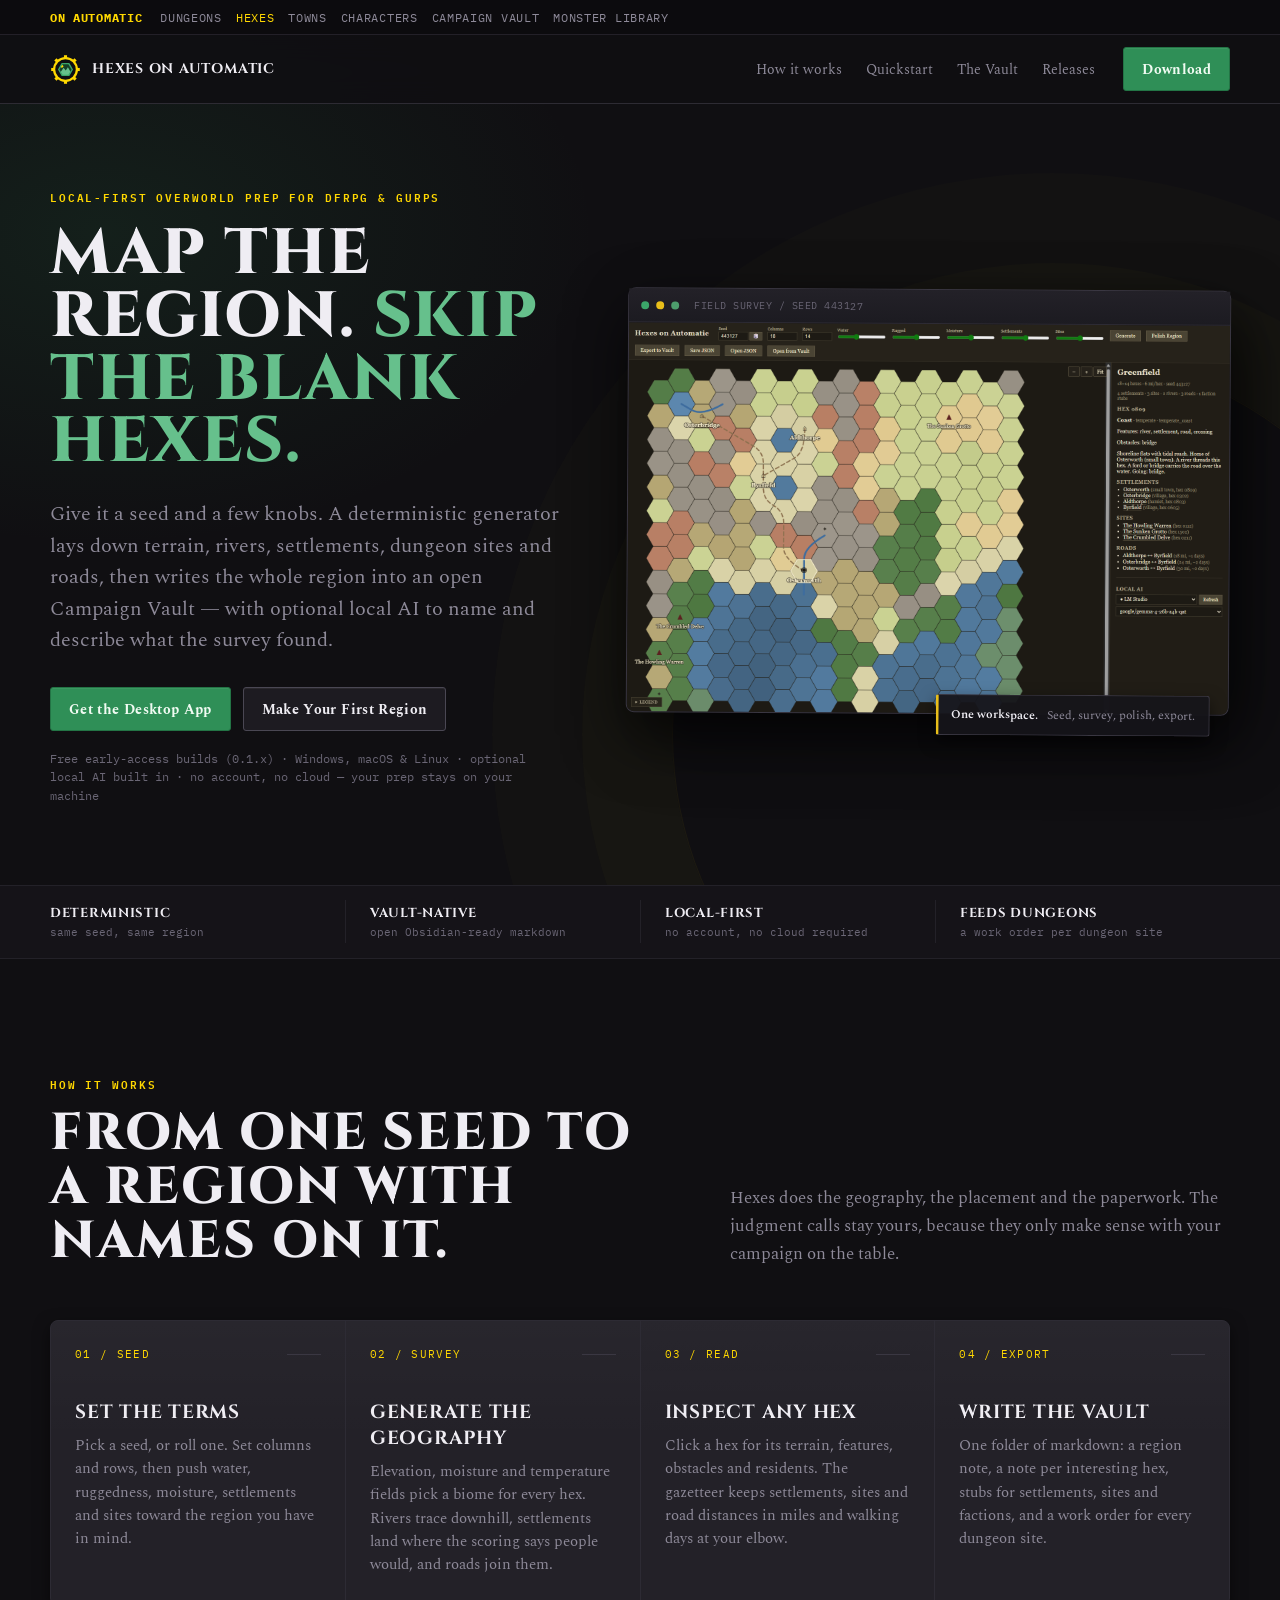
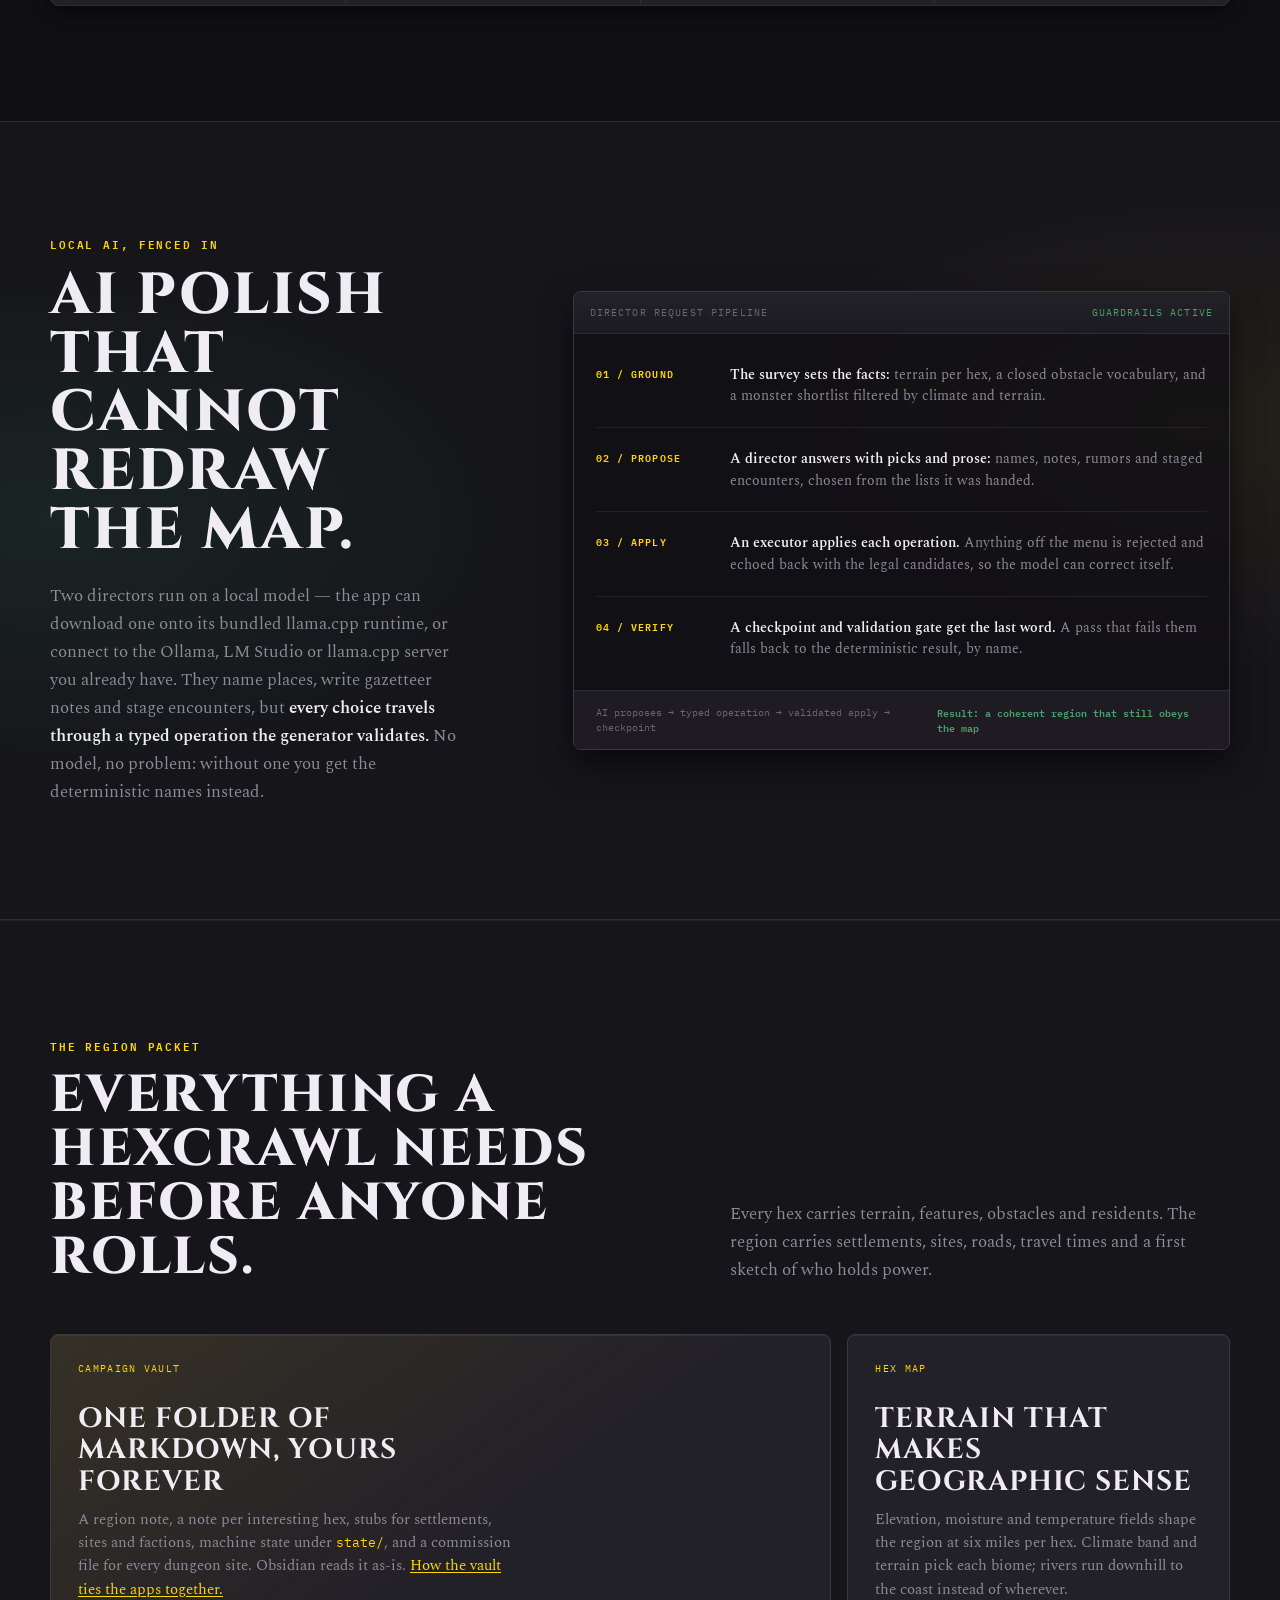
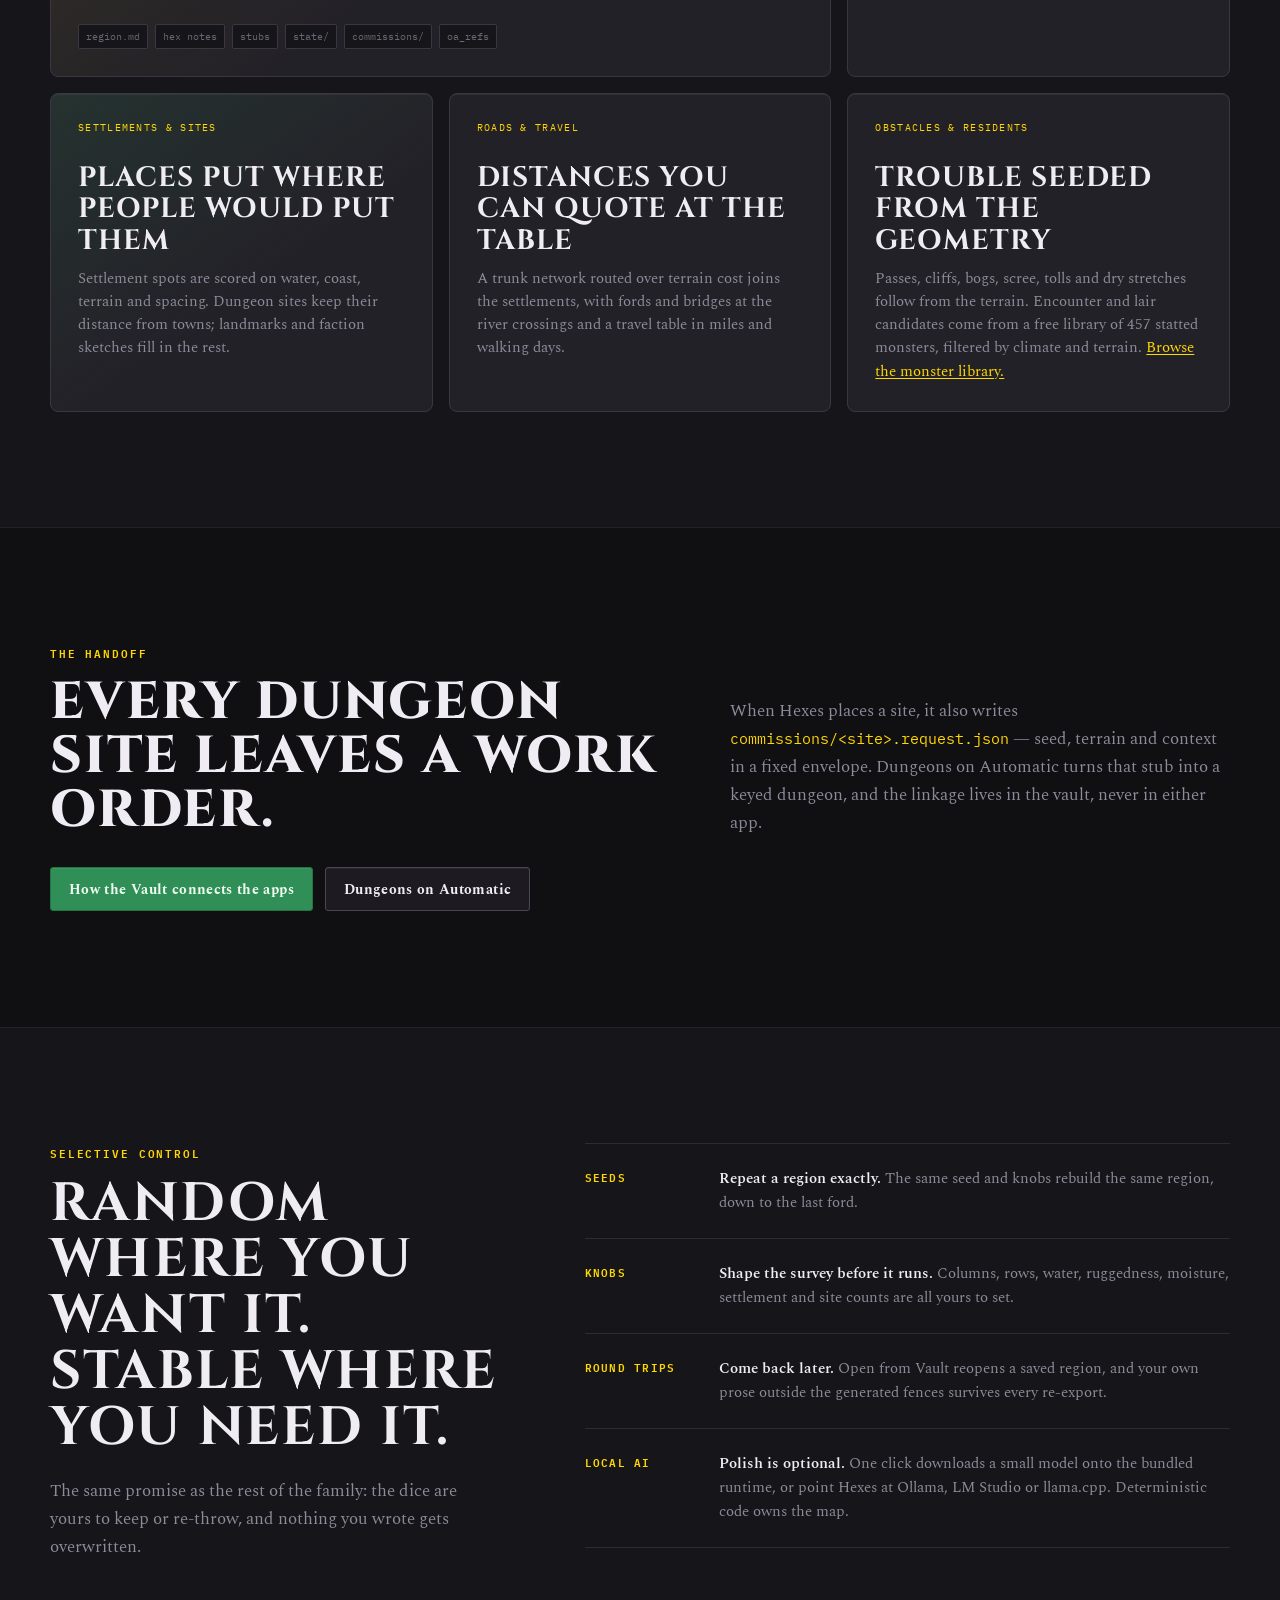
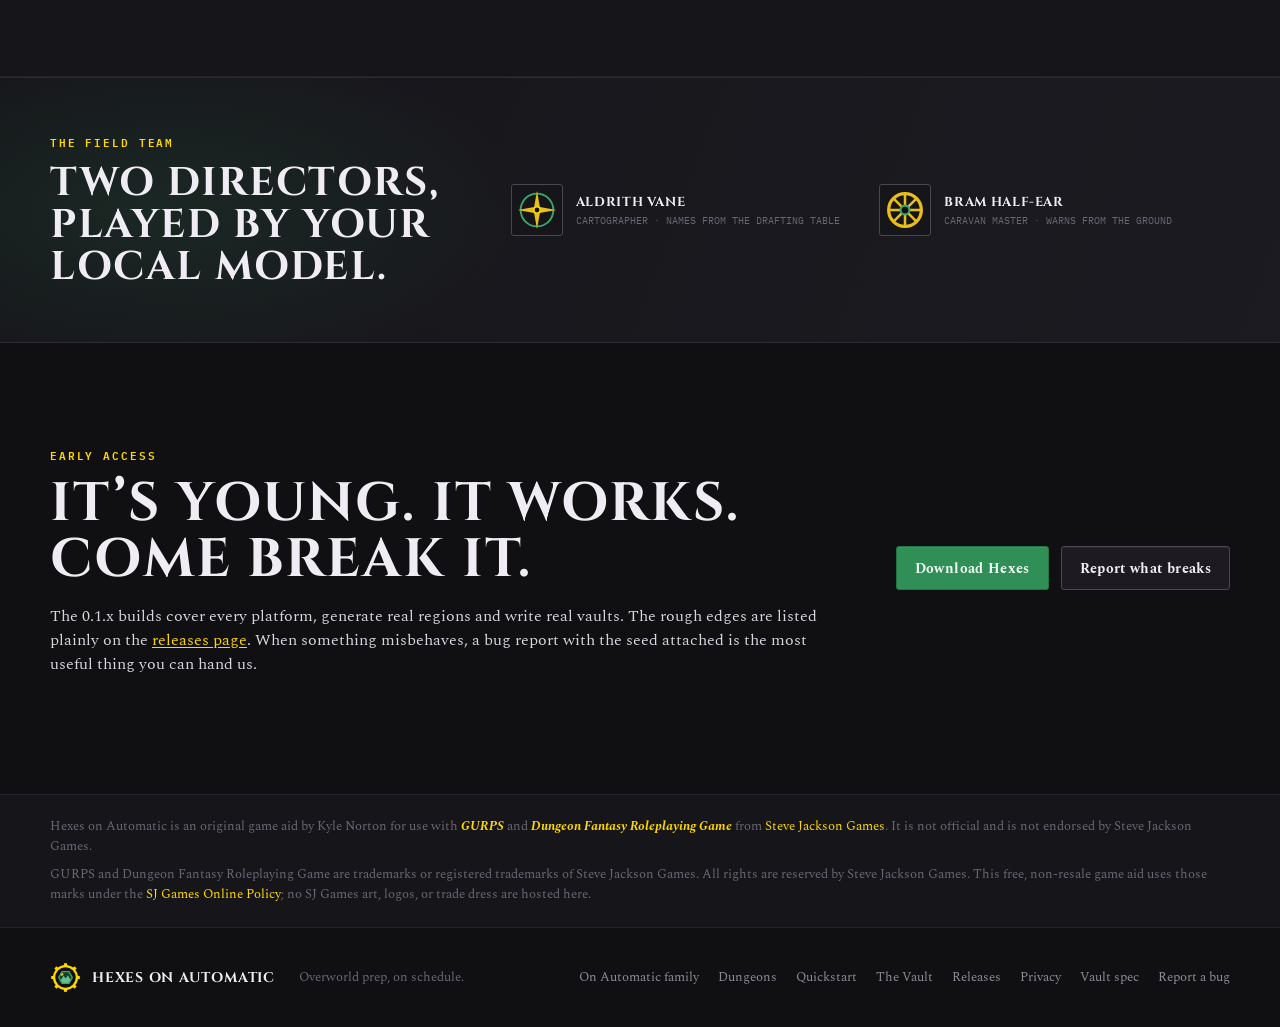
<file: index.html>
<!DOCTYPE html>
<html lang="en">
<head>
  <meta charset="utf-8">
  <meta name="viewport" content="width=device-width, initial-scale=1.0">
  <meta name="description" content="A local-first desktop app that turns one seed into a runnable overworld hex region for DFRPG and GURPS: terrain, rivers, settlements, dungeon sites, roads and travel times, written into an open Campaign Vault that Dungeons on Automatic can build from.">
  <title>Hexes on Automatic — Overworld Hex Regions for DFRPG &amp; GURPS</title>
  <link rel="canonical" href="https://hexesonautomatic.com/">
  <meta property="og:site_name" content="Hexes on Automatic">
  <meta property="og:type" content="website">
  <meta property="og:title" content="Hexes on Automatic — Overworld Hex Regions for DFRPG &amp; GURPS">
  <meta property="og:description" content="One seed becomes a GM-usable hex region: terrain, rivers, settlements, dungeon sites, roads and travel times, with optional local AI to name and describe it. Written into an open Campaign Vault.">
  <meta property="og:url" content="https://hexesonautomatic.com/">
  <meta property="og:image" content="https://hexesonautomatic.com/assets/site/region-hero.png">
  <meta property="og:image:width" content="1620">
  <meta property="og:image:height" content="1050">
  <meta property="og:image:alt" content="The Hexes on Automatic workspace: generation controls, a colored hex map with rivers and roads, and the region gazetteer.">
  <meta name="twitter:card" content="summary_large_image">
  <link rel="icon" href="assets/brand/favicon.svg" type="image/svg+xml">
  <link rel="stylesheet" href="styles.css">
  <link rel="stylesheet" href="site.css">
</head>
<body>
  <div class="site-family" aria-label="On Automatic family">
    <div class="site-wrap site-family__inner">
      <a class="site-family__brand" href="https://dungeonsonautomatic.com/family.html">On Automatic</a>
      <div class="site-family__links"><a href="https://dungeonsonautomatic.com/">Dungeons</a><a href="index.html" aria-current="page">Hexes</a><a href="https://townsonautomatic.com/">Towns</a><a href="https://dungeonsonautomatic.com/characters.html">Characters</a><a href="https://campaignsonautomatic.com/">Campaign Vault</a><a href="https://dungeonsonautomatic.com/monsters.html">Monster Library</a></div>
    </div>
  </div>
  <nav class="site-nav" aria-label="Main navigation">
    <div class="site-wrap site-nav__inner">
      <a class="site-brand" href="#top" aria-label="Hexes on Automatic home">
        <img src="assets/brand/hoa_logo_transparent.svg" alt="">
        <span>Hexes on Automatic</span>
      </a>
      <div class="site-nav__links">
        <a href="#workflow">How it works</a>
        <a href="quickstart.html">Quickstart</a>
        <a href="vault.html">The Vault</a>
        <a href="releases.html">Releases</a>
      </div>
      <a class="site-button site-button--primary" href="releases.html#downloads">Download</a>
    </div>
  </nav>

  <header class="site-hero" id="top">
    <div class="site-wrap site-hero__grid">
      <div class="site-hero__copy">
        <div class="site-eyebrow">Local-first overworld prep for DFRPG &amp; GURPS</div>
        <h1>Map the region. <em>Skip the blank hexes.</em></h1>
        <p class="site-hero__lede">Give it a seed and a few knobs. A deterministic generator lays down terrain, rivers, settlements, dungeon sites and roads, then writes the whole region into an open Campaign Vault &mdash; with optional local AI to name and describe what the survey found.</p>
        <div class="site-hero__actions">
          <a class="site-button site-button--primary" href="releases.html#downloads">Get the Desktop App</a>
          <a class="site-button site-button--quiet" href="quickstart.html">Make Your First Region</a>
        </div>
        <p class="site-hero__note">Free early-access builds (0.1.x) &middot; Windows, macOS &amp; Linux &middot; optional local AI built in &middot; no account, no cloud &mdash; your prep stays on your machine</p>
      </div>

      <div class="product-window" aria-label="Hexes on Automatic workspace preview">
        <div class="product-window__bar" aria-hidden="true"><i></i><i></i><i></i><span>FIELD SURVEY / SEED 443127</span></div>
        <img src="assets/site/region-hero.png" alt="Hexes on Automatic showing the generation toolbar, a colored hex map with rivers, roads and labeled settlements, and the region gazetteer panel.">
        <div class="product-window__caption"><strong>One workspace.</strong> Seed, survey, polish, export.</div>
      </div>
    </div>
  </header>

  <div class="proof-strip" aria-label="Product highlights">
    <div class="site-wrap proof-strip__inner">
      <div class="proof"><b>Deterministic</b><span>same seed, same region</span></div>
      <div class="proof"><b>Vault-native</b><span>open Obsidian-ready markdown</span></div>
      <div class="proof"><b>Local-first</b><span>no account, no cloud required</span></div>
      <div class="proof"><b>Feeds Dungeons</b><span>a work order per dungeon site</span></div>
    </div>
  </div>

  <main>
    <section class="site-section" id="workflow">
      <div class="site-wrap">
        <div class="section-heading">
          <div>
            <div class="site-eyebrow">How it works</div>
            <h2>From one seed to a region with names on it.</h2>
          </div>
          <p>Hexes does the geography, the placement and the paperwork. The judgment calls stay yours, because they only make sense with your campaign on the table.</p>
        </div>

        <div class="workflow">
          <article class="workflow__step">
            <div class="workflow__number">01 / SEED</div>
            <h3>Set the terms</h3>
            <p>Pick a seed, or roll one. Set columns and rows, then push water, ruggedness, moisture, settlements and sites toward the region you have in mind.</p>
          </article>
          <article class="workflow__step">
            <div class="workflow__number">02 / SURVEY</div>
            <h3>Generate the geography</h3>
            <p>Elevation, moisture and temperature fields pick a biome for every hex. Rivers trace downhill, settlements land where the scoring says people would, and roads join them.</p>
          </article>
          <article class="workflow__step">
            <div class="workflow__number">03 / READ</div>
            <h3>Inspect any hex</h3>
            <p>Click a hex for its terrain, features, obstacles and residents. The gazetteer keeps settlements, sites and road distances in miles and walking days at your elbow.</p>
          </article>
          <article class="workflow__step">
            <div class="workflow__number">04 / EXPORT</div>
            <h3>Write the vault</h3>
            <p>One folder of markdown: a region note, a note per interesting hex, stubs for settlements, sites and factions, and a work order for every dungeon site.</p>
          </article>
        </div>
      </div>
    </section>

    <section class="hybrid" id="hybrid" aria-labelledby="hybrid-title">
      <div class="site-wrap hybrid__inner">
        <div>
          <div class="site-eyebrow">Local AI, fenced in</div>
          <h2 id="hybrid-title">AI polish that cannot redraw the map.</h2>
          <p class="hybrid__lede">Two directors run on a local model &mdash; the app can download one onto its bundled llama.cpp runtime, or connect to the Ollama, LM Studio or llama.cpp server you already have. They name places, write gazetteer notes and stage encounters, but <strong>every choice travels through a typed operation the generator validates.</strong> No model, no problem: without one you get the deterministic names instead.</p>
        </div>

        <div class="hybrid__machine" aria-label="How director choices become a valid region">
          <div class="hybrid__machine-head"><span>Director request pipeline</span><span>Guardrails active</span></div>
          <div class="hybrid__flow">
            <div class="hybrid__step"><b>01 / Ground</b><p><strong>The survey sets the facts:</strong> terrain per hex, a closed obstacle vocabulary, and a monster shortlist filtered by climate and terrain.</p></div>
            <div class="hybrid__step"><b>02 / Propose</b><p><strong>A director answers with picks and prose:</strong> names, notes, rumors and staged encounters, chosen from the lists it was handed.</p></div>
            <div class="hybrid__step"><b>03 / Apply</b><p><strong>An executor applies each operation.</strong> Anything off the menu is rejected and echoed back with the legal candidates, so the model can correct itself.</p></div>
            <div class="hybrid__step"><b>04 / Verify</b><p><strong>A checkpoint and validation gate get the last word.</strong> A pass that fails them falls back to the deterministic result, by name.</p></div>
          </div>
          <div class="hybrid__result"><span>AI proposes &rarr; typed operation &rarr; validated apply &rarr; checkpoint</span><strong>Result: a coherent region that still obeys the map</strong></div>
        </div>
      </div>
    </section>

    <section class="site-section site-section--sunken" id="packet">
      <div class="site-wrap">
        <div class="section-heading">
          <div>
            <div class="site-eyebrow">The region packet</div>
            <h2>Everything a hexcrawl needs before anyone rolls.</h2>
          </div>
          <p>Every hex carries terrain, features, obstacles and residents. The region carries settlements, sites, roads, travel times and a first sketch of who holds power.</p>
        </div>

        <div class="artifact-grid">
          <article class="artifact artifact--wide artifact--brass">
            <div class="artifact__label">Campaign Vault</div>
            <h3>One folder of markdown, yours forever</h3>
            <p>A region note, a note per interesting hex, stubs for settlements, sites and factions, machine state under <code style="font-family: var(--font-mono); font-size: 0.9em; color: var(--brass-300);">state/</code>, and a commission file for every dungeon site. Obsidian reads it as-is. <a href="vault.html">How the vault ties the apps together.</a></p>
            <div class="artifact__tags"><span>region.md</span><span>hex notes</span><span>stubs</span><span>state/</span><span>commissions/</span><span>oa_refs</span></div>
          </article>
          <article class="artifact">
            <div class="artifact__label">Hex map</div>
            <h3>Terrain that makes geographic sense</h3>
            <p>Elevation, moisture and temperature fields shape the region at six miles per hex. Climate band and terrain pick each biome; rivers run downhill to the coast instead of wherever.</p>
          </article>
          <article class="artifact artifact--canopy">
            <div class="artifact__label">Settlements &amp; sites</div>
            <h3>Places put where people would put them</h3>
            <p>Settlement spots are scored on water, coast, terrain and spacing. Dungeon sites keep their distance from towns; landmarks and faction sketches fill in the rest.</p>
          </article>
          <article class="artifact">
            <div class="artifact__label">Roads &amp; travel</div>
            <h3>Distances you can quote at the table</h3>
            <p>A trunk network routed over terrain cost joins the settlements, with fords and bridges at the river crossings and a travel table in miles and walking days.</p>
          </article>
          <article class="artifact">
            <div class="artifact__label">Obstacles &amp; residents</div>
            <h3>Trouble seeded from the geometry</h3>
            <p>Passes, cliffs, bogs, scree, tolls and dry stretches follow from the terrain. Encounter and lair candidates come from a free library of 457 statted monsters, filtered by climate and terrain. <a href="https://dungeonsonautomatic.com/monsters.html">Browse the monster library.</a></p>
          </article>
        </div>
      </div>
    </section>

    <section class="site-section" id="handoff">
      <div class="site-wrap">
        <div class="section-heading">
          <div>
            <div class="site-eyebrow">The handoff</div>
            <h2>Every dungeon site leaves a work order.</h2>
          </div>
          <p>When Hexes places a site, it also writes <code style="font-family: var(--font-mono); font-size: 0.9em; color: var(--brass-300);">commissions/&lt;site&gt;.request.json</code> &mdash; seed, terrain and context in a fixed envelope. Dungeons on Automatic turns that stub into a keyed dungeon, and the linkage lives in the vault, never in either app.</p>
        </div>
        <div class="site-hero__actions">
          <a class="site-button site-button--primary" href="vault.html">How the Vault connects the apps</a>
          <a class="site-button site-button--quiet" href="https://dungeonsonautomatic.com/">Dungeons on Automatic</a>
        </div>
      </div>
    </section>

    <section class="site-section site-section--sunken" id="control">
      <div class="site-wrap control-grid">
        <div>
          <div class="site-eyebrow">Selective control</div>
          <h2>Random where you want it. Stable where you need it.</h2>
          <p class="control-grid__lede">The same promise as the rest of the family: the dice are yours to keep or re-throw, and nothing you wrote gets overwritten.</p>
        </div>
        <div class="control-list">
          <div class="control-item"><b>Seeds</b><p><strong>Repeat a region exactly.</strong> The same seed and knobs rebuild the same region, down to the last ford.</p></div>
          <div class="control-item"><b>Knobs</b><p><strong>Shape the survey before it runs.</strong> Columns, rows, water, ruggedness, moisture, settlement and site counts are all yours to set.</p></div>
          <div class="control-item"><b>Round trips</b><p><strong>Come back later.</strong> Open from Vault reopens a saved region, and your own prose outside the generated fences survives every re-export.</p></div>
          <div class="control-item"><b>Local AI</b><p><strong>Polish is optional.</strong> One click downloads a small model onto the bundled runtime, or point Hexes at Ollama, LM Studio or llama.cpp. Deterministic code owns the map.</p></div>
        </div>
      </div>
    </section>

    <section class="staff-band" aria-labelledby="staff-title">
      <div class="site-wrap staff-band__inner">
        <div>
          <div class="site-eyebrow">The field team</div>
          <h2 id="staff-title">Two directors, played by your local model.</h2>
        </div>
        <div class="staff-band__roster">
          <div class="staff-member">
            <svg viewBox="0 0 52 52" aria-hidden="true"><circle cx="26" cy="26" r="17" fill="none" stroke="#3ba669" stroke-width="2"/><path d="M26 6 L29 23 L46 26 L29 29 L26 46 L23 29 L6 26 L23 23 Z" fill="#e8be1a"/><circle cx="26" cy="26" r="3.2" fill="#100f12" stroke="#ffd800" stroke-width="1.4"/></svg>
            <div><b>Aldrith Vane</b><span>Cartographer &middot; names from the drafting table</span></div>
          </div>
          <div class="staff-member">
            <svg viewBox="0 0 52 52" aria-hidden="true"><circle cx="26" cy="26" r="17" fill="none" stroke="#e8be1a" stroke-width="3.4"/><g stroke="#e8be1a" stroke-width="2.6"><line x1="26" y1="9" x2="26" y2="43"/><line x1="9" y1="26" x2="43" y2="26"/><line x1="14" y1="14" x2="38" y2="38"/><line x1="14" y1="38" x2="38" y2="14"/></g><circle cx="26" cy="26" r="4.6" fill="#100f12" stroke="#3ba669" stroke-width="2.2"/></svg>
            <div><b>Bram Half-Ear</b><span>Caravan master &middot; warns from the ground</span></div>
          </div>
        </div>
      </div>
    </section>

    <section>
      <div class="site-wrap closing">
        <div>
          <div class="site-eyebrow">Early access</div>
          <h2>It&rsquo;s young. It works. Come break it.</h2>
          <p>The 0.1.x builds cover every platform, generate real regions and write real vaults. The rough edges are listed plainly on the <a href="releases.html#known-issues">releases page</a>. When something misbehaves, a bug report with the seed attached is the most useful thing you can hand us.</p>
        </div>
        <div class="closing__actions">
          <a class="site-button site-button--primary" href="releases.html#downloads">Download Hexes</a>
          <a class="site-button site-button--quiet" href="https://github.com/Zuljita/DungeonsOnAutomaticSite/issues">Report what breaks</a>
        </div>
      </div>
    </section>
  </main>

  <section class="legal-notice" aria-label="Steve Jackson Games notice">
    <div class="site-wrap wrap">
      <p>Hexes on Automatic is an original game aid by Kyle Norton for use with <a href="https://www.sjgames.com/gurps/"><b><i>GURPS</i></b></a> and <a href="https://www.sjgames.com/dungeonfantasy/"><b><i>Dungeon Fantasy Roleplaying Game</i></b></a> from <a href="https://www.sjgames.com/">Steve Jackson Games</a>. It is not official and is not endorsed by Steve Jackson Games.</p>
      <p>GURPS and Dungeon Fantasy Roleplaying Game are trademarks or registered trademarks of Steve Jackson Games. All rights are reserved by Steve Jackson Games. This free, non-resale game aid uses those marks under the <a href="https://www.sjgames.com/general/online_policy.html">SJ Games Online Policy</a>; no SJ Games art, logos, or trade dress are hosted here.</p>
    </div>
  </section>

  <footer class="site-footer">
    <div class="site-wrap site-footer__inner">
      <a class="site-brand" href="#top"><img src="assets/brand/hoa_logo_transparent.svg" alt=""><span>Hexes on Automatic</span></a>
      <span>Overworld prep, on schedule.</span>
      <div class="site-footer__links">
        <a href="https://dungeonsonautomatic.com/family.html">On Automatic family</a>
        <a href="https://dungeonsonautomatic.com/">Dungeons</a>
        <a href="quickstart.html">Quickstart</a>
        <a href="vault.html">The Vault</a>
        <a href="releases.html">Releases</a>
        <a href="privacy.html">Privacy</a>
        <a href="https://github.com/Zuljita/CampaignsOnAutomatic">Vault spec</a>
        <a href="https://github.com/Zuljita/DungeonsOnAutomaticSite/issues">Report a bug</a>
      </div>
    </div>
  </footer>
</body>
</html>
</file>
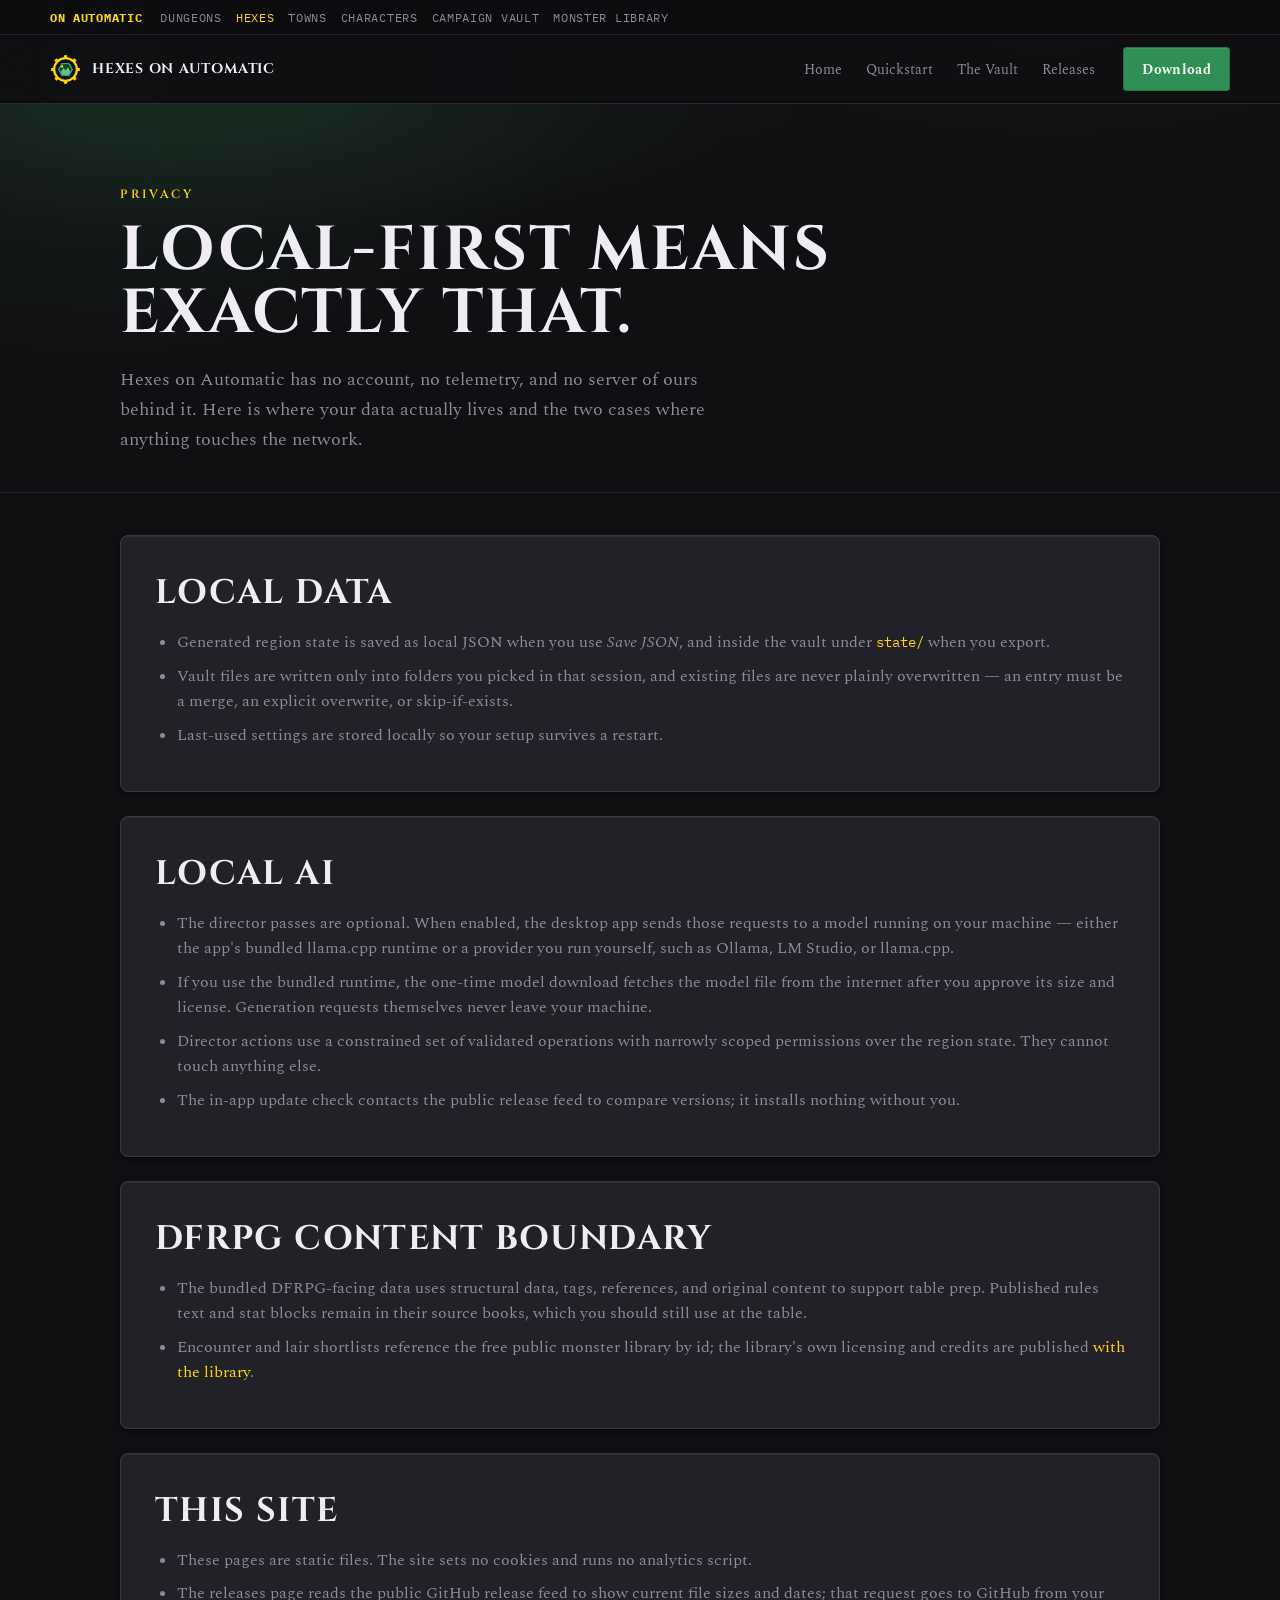
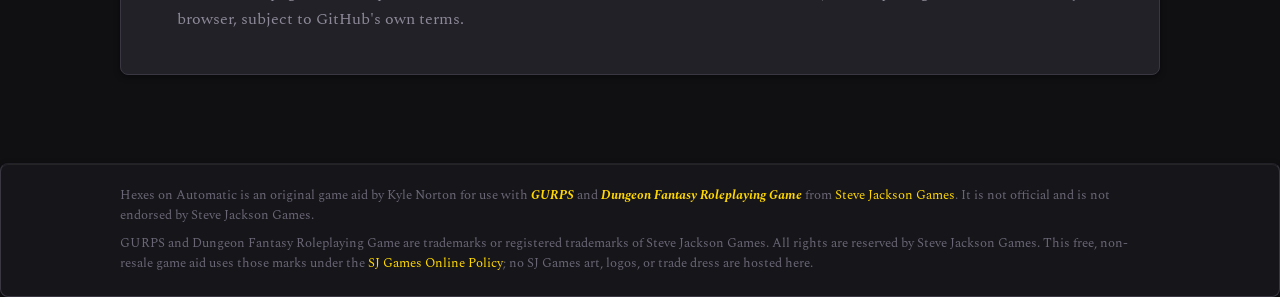
<file: privacy.html>
<!DOCTYPE html>
<html lang="en">
<head>
  <meta charset="utf-8">
  <meta name="viewport" content="width=device-width, initial-scale=1.0">
  <meta name="description" content="Privacy, local-first behavior, and content boundaries for Hexes on Automatic.">
  <title>Hexes on Automatic — Privacy</title>
  <link rel="canonical" href="https://hexesonautomatic.com/privacy.html">
  <meta property="og:site_name" content="Hexes on Automatic">
  <meta property="og:type" content="website">
  <meta property="og:title" content="Hexes on Automatic — Privacy">
  <meta property="og:description" content="Privacy, local-first behavior, and content boundaries for Hexes on Automatic.">
  <meta property="og:url" content="https://hexesonautomatic.com/privacy.html">
  <link rel="icon" href="assets/brand/favicon.svg" type="image/svg+xml">
  <link rel="stylesheet" href="styles.css">
  <style>
    * { box-sizing: border-box; }
    body { margin: 0; background: var(--surface-app); color: var(--text-body); font-family: var(--font-body); }
    a { color: inherit; text-decoration: none; }
    .wrap { width: min(1040px, 92vw); margin: 0 auto; }
    header { padding: clamp(48px, 8vw, 90px) 0 40px; border-bottom: 1px solid var(--stone-800); background: radial-gradient(60% 50% at 20% 0%, rgba(47,143,87,0.16), transparent 70%); }
    .eyebrow { font-family: var(--font-display); font-weight: 600; font-size: 12px; letter-spacing: var(--tracking-eyebrow); text-transform: uppercase; color: var(--brass-300); }
    h1, h2 { font-family: var(--font-display); color: var(--text-strong); text-transform: uppercase; }
    h1 { max-width: 860px; margin: 14px 0 0; font-size: clamp(42px, 6vw, 72px); line-height: 1.03; letter-spacing: 0.03em; }
    .lead { max-width: 70ch; margin: 20px 0 0; color: var(--text-muted); font-size: 18px; line-height: 1.65; }
    main { display: grid; gap: 24px; padding: 42px 0 88px; }
    section { background: var(--surface-panel); border: 1px solid var(--border-hairline); border-radius: var(--radius-lg); padding: clamp(22px, 4vw, 34px); box-shadow: var(--shadow-sm), var(--glint-top); }
    h2 { margin: 0; font-size: clamp(24px, 3vw, 34px); letter-spacing: 0.04em; }
    p, li { color: var(--text-muted); line-height: 1.65; font-size: 15.5px; }
    ul { margin: 14px 0 0; padding-left: 22px; }
    ul li { margin-bottom: 8px; }
    .inline-link, section a { color: var(--brass-300); }
    code { font-family: var(--font-mono); font-size: 0.92em; color: var(--brass-300); }
    strong { color: var(--text-strong); }
  </style>
  <link rel="stylesheet" href="site.css">
</head>
<body>
  <div class="site-family" aria-label="On Automatic family">
    <div class="site-wrap site-family__inner">
      <a class="site-family__brand" href="https://dungeonsonautomatic.com/family.html">On Automatic</a>
      <div class="site-family__links"><a href="https://dungeonsonautomatic.com/">Dungeons</a><a href="index.html" aria-current="page">Hexes</a><a href="https://townsonautomatic.com/">Towns</a><a href="https://dungeonsonautomatic.com/characters.html">Characters</a><a href="https://campaignsonautomatic.com/">Campaign Vault</a><a href="https://dungeonsonautomatic.com/monsters.html">Monster Library</a></div>
    </div>
  </div>
  <nav class="site-nav" aria-label="Main navigation">
    <div class="site-wrap site-nav__inner">
      <a class="site-brand" href="index.html"><img src="assets/brand/hoa_logo_transparent.svg" alt=""><span>Hexes on Automatic</span></a>
      <div class="site-nav__links"><a href="index.html">Home</a><a href="quickstart.html">Quickstart</a><a href="vault.html">The Vault</a><a href="releases.html">Releases</a></div>
      <a class="site-button site-button--primary" href="releases.html#downloads">Download</a>
    </div>
  </nav>
  <header>
    <div class="wrap">
      <span class="eyebrow">Privacy</span>
      <h1>Local-first means exactly that.</h1>
      <p class="lead">Hexes on Automatic has no account, no telemetry, and no server of ours behind it. Here is where your data actually lives and the two cases where anything touches the network.</p>
    </div>
  </header>
  <main class="wrap">
    <section>
      <h2>Local data</h2>
      <ul>
        <li>Generated region state is saved as local JSON when you use <em>Save JSON</em>, and inside the vault under <code>state/</code> when you export.</li>
        <li>Vault files are written only into folders you picked in that session, and existing files are never plainly overwritten &mdash; an entry must be a merge, an explicit overwrite, or skip-if-exists.</li>
        <li>Last-used settings are stored locally so your setup survives a restart.</li>
      </ul>
    </section>
    <section>
      <h2>Local AI</h2>
      <ul>
        <li>The director passes are optional. When enabled, the desktop app sends those requests to a model running on your machine &mdash; either the app's bundled llama.cpp runtime or a provider you run yourself, such as Ollama, LM Studio, or llama.cpp.</li>
        <li>If you use the bundled runtime, the one-time model download fetches the model file from the internet after you approve its size and license. Generation requests themselves never leave your machine.</li>
        <li>Director actions use a constrained set of validated operations with narrowly scoped permissions over the region state. They cannot touch anything else.</li>
        <li>The in-app update check contacts the public release feed to compare versions; it installs nothing without you.</li>
      </ul>
    </section>
    <section>
      <h2>DFRPG content boundary</h2>
      <ul>
        <li>The bundled DFRPG-facing data uses structural data, tags, references, and original content to support table prep. Published rules text and stat blocks remain in their source books, which you should still use at the table.</li>
        <li>Encounter and lair shortlists reference the free public monster library by id; the library's own licensing and credits are published <a href="https://dungeonsonautomatic.com/monster-credits.html">with the library</a>.</li>
      </ul>
    </section>
    <section>
      <h2>This site</h2>
      <ul>
        <li>These pages are static files. The site sets no cookies and runs no analytics script.</li>
        <li>The releases page reads the public GitHub release feed to show current file sizes and dates; that request goes to GitHub from your browser, subject to GitHub's own terms.</li>
      </ul>
    </section>
  </main>
  <section class="legal-notice" aria-label="Steve Jackson Games notice">
    <div class="wrap">
      <p>Hexes on Automatic is an original game aid by Kyle Norton for use with <a href="https://www.sjgames.com/gurps/"><b><i>GURPS</i></b></a> and <a href="https://www.sjgames.com/dungeonfantasy/"><b><i>Dungeon Fantasy Roleplaying Game</i></b></a> from <a href="https://www.sjgames.com/">Steve Jackson Games</a>. It is not official and is not endorsed by Steve Jackson Games.</p>
      <p>GURPS and Dungeon Fantasy Roleplaying Game are trademarks or registered trademarks of Steve Jackson Games. All rights are reserved by Steve Jackson Games. This free, non-resale game aid uses those marks under the <a href="https://www.sjgames.com/general/online_policy.html">SJ Games Online Policy</a>; no SJ Games art, logos, or trade dress are hosted here.</p>
    </div>
  </section>
</body>
</html>
</file>
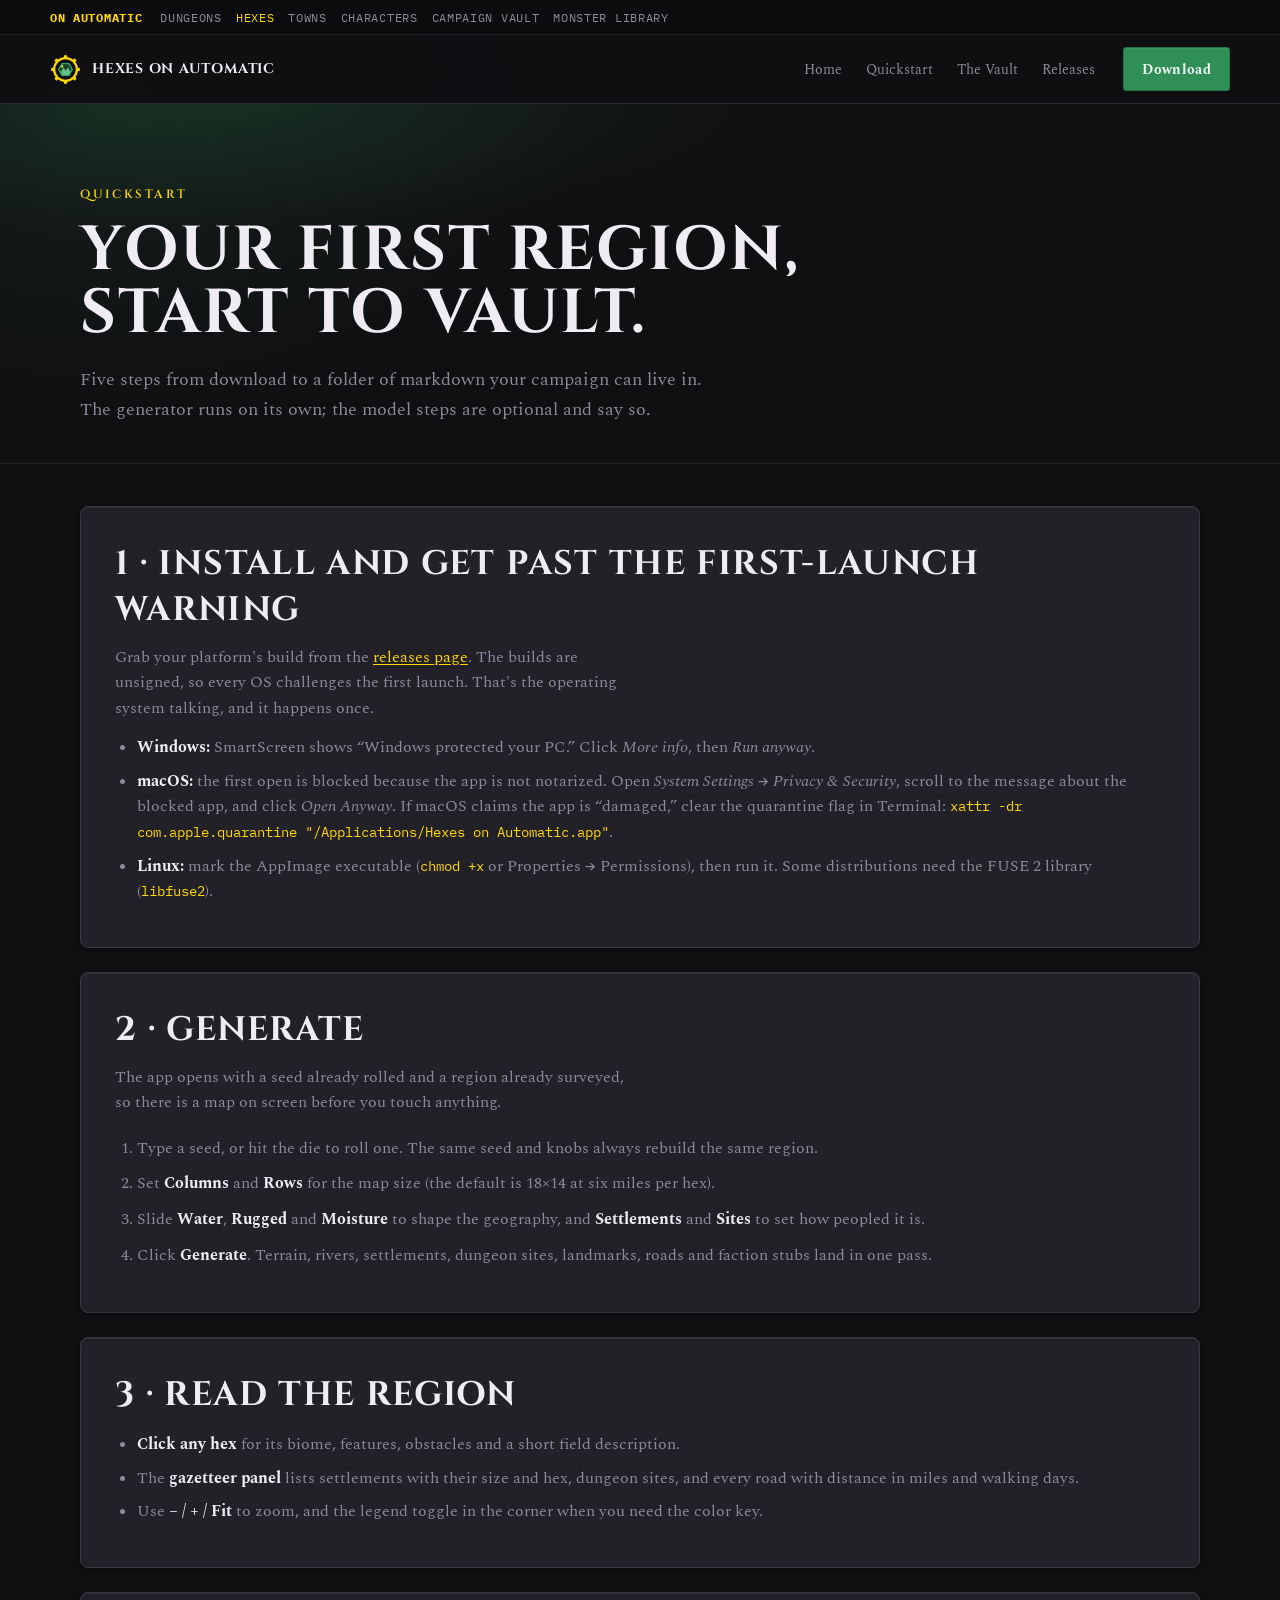
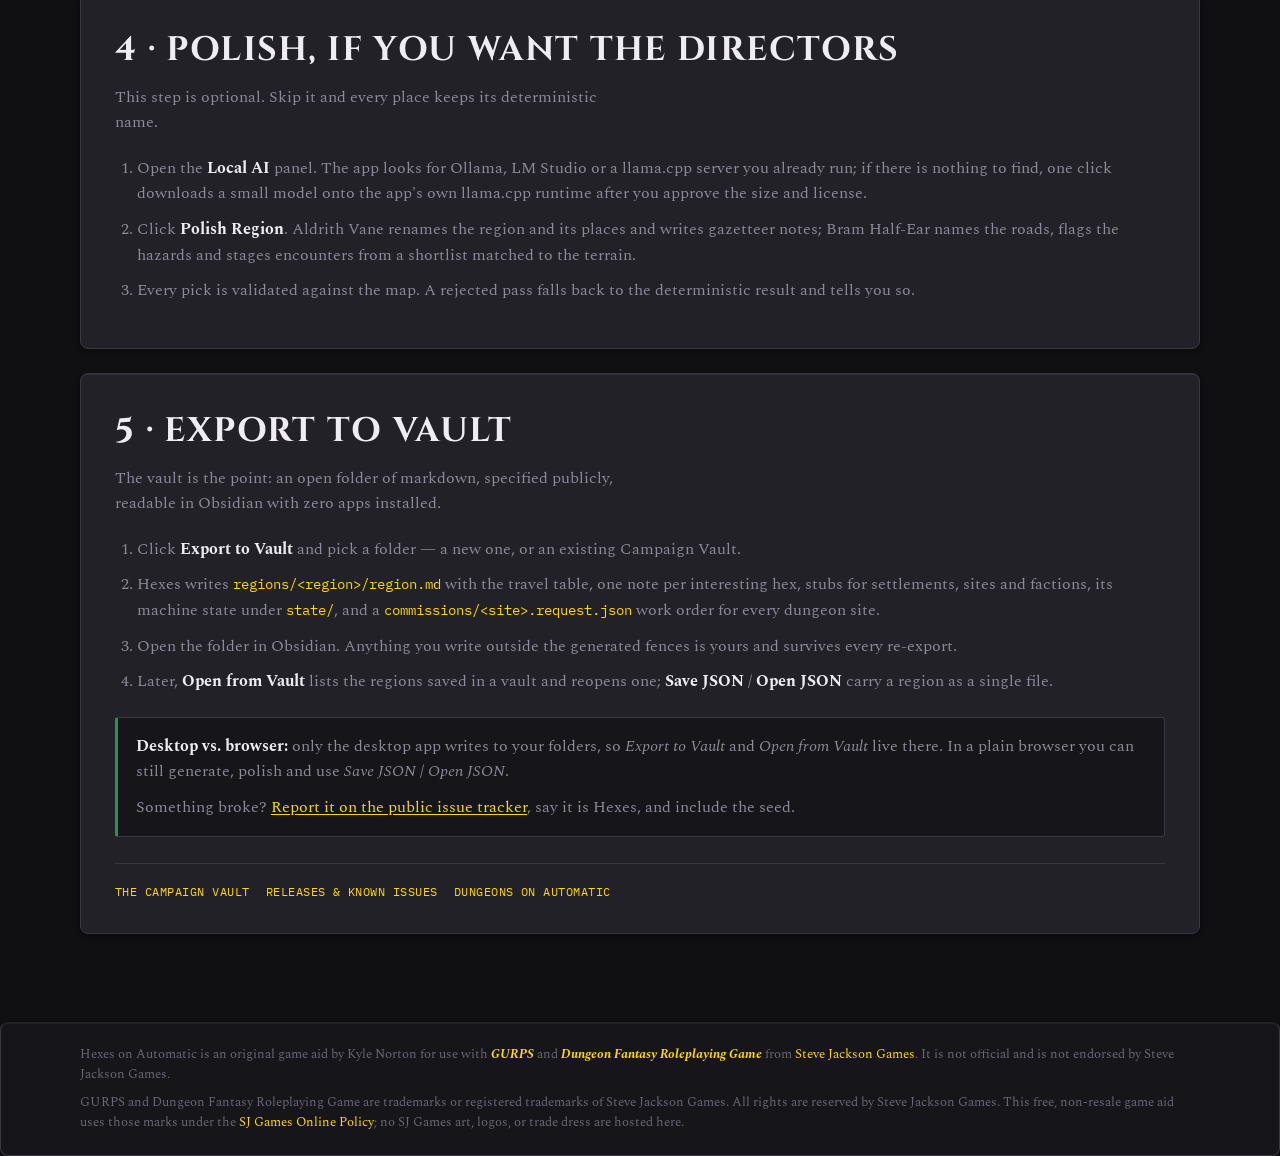
<file: quickstart.html>
<!DOCTYPE html>
<html lang="en">
<head>
  <meta charset="utf-8">
  <meta name="viewport" content="width=device-width, initial-scale=1.0">
  <meta name="description" content="Install Hexes on Automatic and make your first overworld hex region: seed and knobs, the map and gazetteer, optional local AI polish, and the Campaign Vault export.">
  <title>Hexes on Automatic — Make Your First Region</title>
  <link rel="canonical" href="https://hexesonautomatic.com/quickstart.html">
  <meta property="og:site_name" content="Hexes on Automatic">
  <meta property="og:type" content="website">
  <meta property="og:title" content="Hexes on Automatic — Make Your First Region">
  <meta property="og:description" content="From download to an exported Campaign Vault in five steps. Free early-access builds for Windows, macOS and Linux.">
  <meta property="og:url" content="https://hexesonautomatic.com/quickstart.html">
  <link rel="icon" href="assets/brand/favicon.svg" type="image/svg+xml">
  <link rel="stylesheet" href="styles.css">
  <style>
    * { box-sizing: border-box; }
    body { margin: 0; background: var(--surface-app); color: var(--text-body); font-family: var(--font-body); }
    a { color: inherit; text-decoration: none; }
    .wrap { width: min(1120px, 92vw); margin: 0 auto; }
    header { padding: clamp(48px, 8vw, 90px) 0 40px; border-bottom: 1px solid var(--stone-800); background: radial-gradient(60% 50% at 20% 0%, rgba(47,143,87,0.16), transparent 70%); }
    .eyebrow { font-family: var(--font-display); font-weight: 600; font-size: 12px; letter-spacing: var(--tracking-eyebrow); text-transform: uppercase; color: var(--brass-300); }
    h1, h2, h3 { font-family: var(--font-display); color: var(--text-strong); text-transform: uppercase; }
    h1 { max-width: 880px; margin: 14px 0 0; font-size: clamp(42px, 6vw, 72px); line-height: 1.03; letter-spacing: 0.03em; }
    .lead { max-width: 70ch; margin: 20px 0 0; color: var(--text-muted); font-size: 18px; line-height: 1.65; }
    main { display: grid; gap: 24px; padding: 42px 0 88px; }
    section { background: var(--surface-panel); border: 1px solid var(--border-hairline); border-radius: var(--radius-lg); padding: clamp(22px, 4vw, 34px); box-shadow: var(--shadow-sm), var(--glint-top); }
    h2 { margin: 0; font-size: clamp(24px, 3vw, 34px); letter-spacing: 0.04em; }
    h3 { margin: 26px 0 0; font-size: 18px; letter-spacing: 0.03em; color: var(--brass-300); }
    p, li { color: var(--text-muted); line-height: 1.65; font-size: 15.5px; }
    .section-lede { max-width: 66ch; margin: 12px 0 0; }
    ol { margin: 20px 0 0; padding-left: 22px; }
    ol li { margin-bottom: 10px; }
    ul { margin: 14px 0 0; padding-left: 22px; }
    ul li { margin-bottom: 8px; }
    .note { margin-top: 22px; padding: 16px 18px; border: 1px solid var(--border-hairline); border-left: 3px solid var(--canopy-500); border-radius: var(--radius-sm); background: var(--surface-sunken); }
    .note p { margin: 0; }
    .note p + p { margin-top: 10px; }
    .colophon { display: flex; flex-wrap: wrap; gap: 16px; margin-top: 26px; padding-top: 20px; border-top: 1px solid var(--border-hairline); font-family: var(--font-mono); font-size: 12px; letter-spacing: 0.04em; text-transform: uppercase; color: var(--text-faint); }
    .colophon a { color: var(--brass-300); }
    .inline-link { color: var(--brass-300); text-decoration: underline; text-underline-offset: 2px; }
    code { font-family: var(--font-mono); font-size: 0.92em; color: var(--brass-300); }
    strong { color: var(--text-strong); }
  </style>
  <link rel="stylesheet" href="site.css">
</head>
<body>
  <div class="site-family" aria-label="On Automatic family">
    <div class="site-wrap site-family__inner">
      <a class="site-family__brand" href="https://dungeonsonautomatic.com/family.html">On Automatic</a>
      <div class="site-family__links"><a href="https://dungeonsonautomatic.com/">Dungeons</a><a href="index.html" aria-current="page">Hexes</a><a href="https://townsonautomatic.com/">Towns</a><a href="https://dungeonsonautomatic.com/characters.html">Characters</a><a href="https://campaignsonautomatic.com/">Campaign Vault</a><a href="https://dungeonsonautomatic.com/monsters.html">Monster Library</a></div>
    </div>
  </div>
  <nav class="site-nav" aria-label="Main navigation">
    <div class="site-wrap site-nav__inner">
      <a class="site-brand" href="index.html"><img src="assets/brand/hoa_logo_transparent.svg" alt=""><span>Hexes on Automatic</span></a>
      <div class="site-nav__links"><a href="index.html">Home</a><a href="quickstart.html" aria-current="page">Quickstart</a><a href="vault.html">The Vault</a><a href="releases.html">Releases</a></div>
      <a class="site-button site-button--primary" href="releases.html#downloads">Download</a>
    </div>
  </nav>
  <header>
    <div class="wrap">
      <span class="eyebrow">Quickstart</span>
      <h1>Your first region, start to vault.</h1>
      <p class="lead">Five steps from download to a folder of markdown your campaign can live in. The generator runs on its own; the model steps are optional and say so.</p>
    </div>
  </header>
  <main class="wrap">
    <section id="install">
      <h2>1 &middot; Install and get past the first-launch warning</h2>
      <p class="section-lede">Grab your platform's build from the <a class="inline-link" href="releases.html#downloads">releases page</a>. The builds are unsigned, so every OS challenges the first launch. That's the operating system talking, and it happens once.</p>
      <ul>
        <li><strong>Windows:</strong> SmartScreen shows &ldquo;Windows protected your PC.&rdquo; Click <em>More info</em>, then <em>Run anyway</em>.</li>
        <li><strong>macOS:</strong> the first open is blocked because the app is not notarized. Open <em>System Settings &rarr; Privacy &amp; Security</em>, scroll to the message about the blocked app, and click <em>Open Anyway</em>. If macOS claims the app is &ldquo;damaged,&rdquo; clear the quarantine flag in Terminal: <code>xattr -dr com.apple.quarantine "/Applications/Hexes on Automatic.app"</code>.</li>
        <li><strong>Linux:</strong> mark the AppImage executable (<code>chmod +x</code> or Properties &rarr; Permissions), then run it. Some distributions need the FUSE 2 library (<code>libfuse2</code>).</li>
      </ul>
    </section>
    <section id="generate">
      <h2>2 &middot; Generate</h2>
      <p class="section-lede">The app opens with a seed already rolled and a region already surveyed, so there is a map on screen before you touch anything.</p>
      <ol>
        <li>Type a seed, or hit the die to roll one. The same seed and knobs always rebuild the same region.</li>
        <li>Set <strong>Columns</strong> and <strong>Rows</strong> for the map size (the default is 18&times;14 at six miles per hex).</li>
        <li>Slide <strong>Water</strong>, <strong>Rugged</strong> and <strong>Moisture</strong> to shape the geography, and <strong>Settlements</strong> and <strong>Sites</strong> to set how peopled it is.</li>
        <li>Click <strong>Generate</strong>. Terrain, rivers, settlements, dungeon sites, landmarks, roads and faction stubs land in one pass.</li>
      </ol>
    </section>
    <section id="read">
      <h2>3 &middot; Read the region</h2>
      <ul>
        <li><strong>Click any hex</strong> for its biome, features, obstacles and a short field description.</li>
        <li>The <strong>gazetteer panel</strong> lists settlements with their size and hex, dungeon sites, and every road with distance in miles and walking days.</li>
        <li>Use <strong>&minus; / + / Fit</strong> to zoom, and the legend toggle in the corner when you need the color key.</li>
      </ul>
    </section>
    <section id="polish">
      <h2>4 &middot; Polish, if you want the directors</h2>
      <p class="section-lede">This step is optional. Skip it and every place keeps its deterministic name.</p>
      <ol>
        <li>Open the <strong>Local AI</strong> panel. The app looks for Ollama, LM Studio or a llama.cpp server you already run; if there is nothing to find, one click downloads a small model onto the app's own llama.cpp runtime after you approve the size and license.</li>
        <li>Click <strong>Polish Region</strong>. Aldrith Vane renames the region and its places and writes gazetteer notes; Bram Half-Ear names the roads, flags the hazards and stages encounters from a shortlist matched to the terrain.</li>
        <li>Every pick is validated against the map. A rejected pass falls back to the deterministic result and tells you so.</li>
      </ol>
    </section>
    <section id="export">
      <h2>5 &middot; Export to Vault</h2>
      <p class="section-lede">The vault is the point: an open folder of markdown, specified publicly, readable in Obsidian with zero apps installed.</p>
      <ol>
        <li>Click <strong>Export to Vault</strong> and pick a folder &mdash; a new one, or an existing Campaign Vault.</li>
        <li>Hexes writes <code>regions/&lt;region&gt;/region.md</code> with the travel table, one note per interesting hex, stubs for settlements, sites and factions, its machine state under <code>state/</code>, and a <code>commissions/&lt;site&gt;.request.json</code> work order for every dungeon site.</li>
        <li>Open the folder in Obsidian. Anything you write outside the generated fences is yours and survives every re-export.</li>
        <li>Later, <strong>Open from Vault</strong> lists the regions saved in a vault and reopens one; <strong>Save JSON</strong> / <strong>Open JSON</strong> carry a region as a single file.</li>
      </ol>
      <div class="note">
        <p><strong>Desktop vs. browser:</strong> only the desktop app writes to your folders, so <em>Export to Vault</em> and <em>Open from Vault</em> live there. In a plain browser you can still generate, polish and use <em>Save JSON</em> / <em>Open JSON</em>.</p>
        <p>Something broke? <a class="inline-link" href="https://github.com/Zuljita/DungeonsOnAutomaticSite/issues">Report it on the public issue tracker</a>, say it is Hexes, and include the seed.</p>
      </div>
      <div class="colophon">
        <a href="vault.html">The Campaign Vault</a>
        <a href="releases.html">Releases &amp; known issues</a>
        <a href="https://dungeonsonautomatic.com/">Dungeons on Automatic</a>
      </div>
    </section>
  </main>
  <section class="legal-notice" aria-label="Steve Jackson Games notice">
    <div class="wrap">
      <p>Hexes on Automatic is an original game aid by Kyle Norton for use with <a href="https://www.sjgames.com/gurps/"><b><i>GURPS</i></b></a> and <a href="https://www.sjgames.com/dungeonfantasy/"><b><i>Dungeon Fantasy Roleplaying Game</i></b></a> from <a href="https://www.sjgames.com/">Steve Jackson Games</a>. It is not official and is not endorsed by Steve Jackson Games.</p>
      <p>GURPS and Dungeon Fantasy Roleplaying Game are trademarks or registered trademarks of Steve Jackson Games. All rights are reserved by Steve Jackson Games. This free, non-resale game aid uses those marks under the <a href="https://www.sjgames.com/general/online_policy.html">SJ Games Online Policy</a>; no SJ Games art, logos, or trade dress are hosted here.</p>
    </div>
  </section>
</body>
</html>
</file>
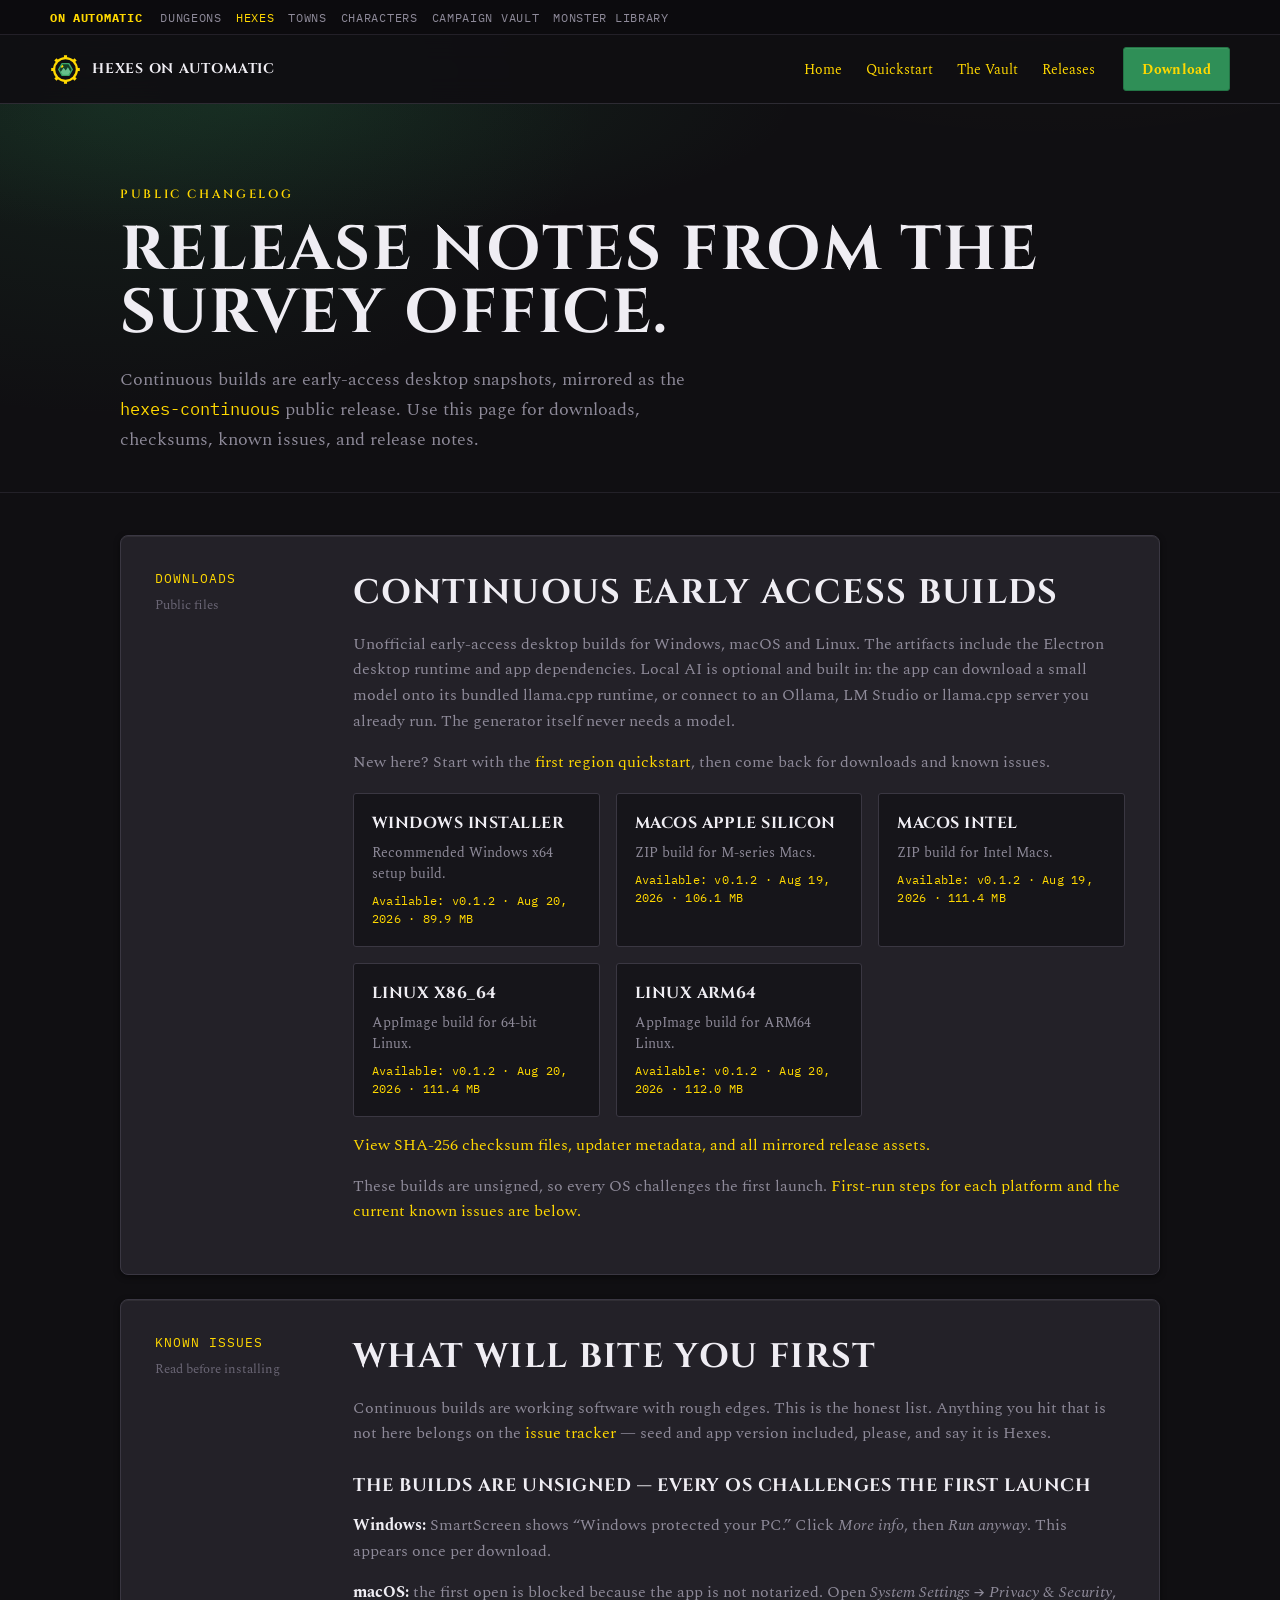
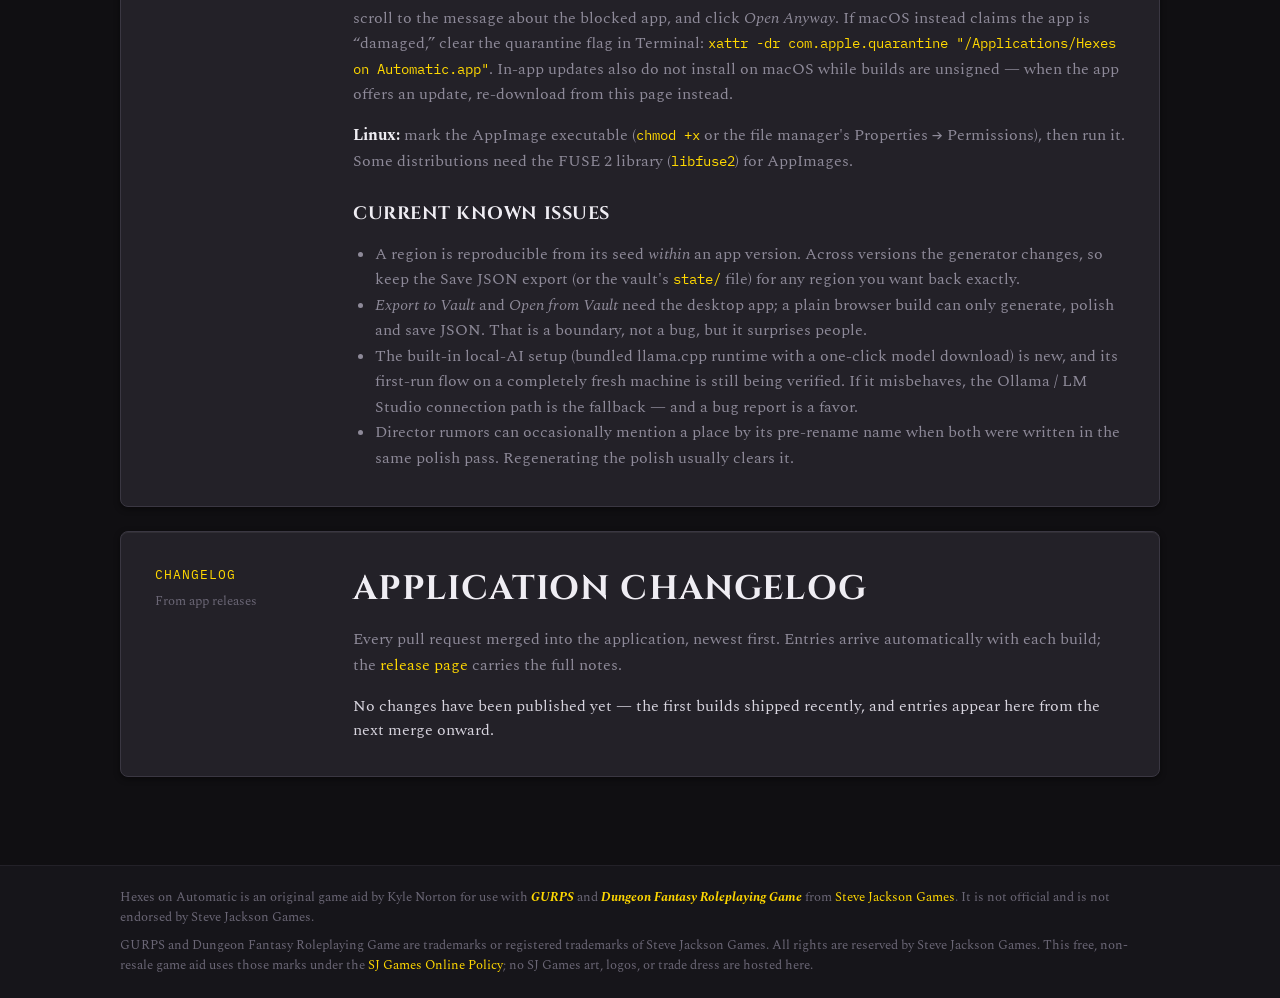
<file: releases.html>
<!DOCTYPE html>
<html lang="en">
<head>
  <meta charset="utf-8">
  <meta name="viewport" content="width=device-width, initial-scale=1.0">
  <meta name="description" content="Hexes on Automatic downloads, known issues, and release notes. Free early-access desktop builds for Windows, macOS and Linux.">
  <title>Hexes on Automatic — Releases</title>
  <link rel="canonical" href="https://hexesonautomatic.com/releases.html">
  <meta property="og:site_name" content="Hexes on Automatic">
  <meta property="og:type" content="website">
  <meta property="og:title" content="Hexes on Automatic — Releases">
  <meta property="og:description" content="Downloads, known issues, and release notes for the Hexes on Automatic early-access builds.">
  <meta property="og:url" content="https://hexesonautomatic.com/releases.html">
  <link rel="icon" href="assets/brand/favicon.svg" type="image/svg+xml">
  <link rel="stylesheet" href="styles.css">
  <style>
    * { box-sizing: border-box; }
    body { margin: 0; background: var(--surface-app); color: var(--text-body); font-family: var(--font-body); }
    a { color: inherit; text-decoration: none; }
    .wrap { width: min(1040px, 92vw); margin: 0 auto; }
    header { padding: clamp(48px, 8vw, 90px) 0 40px; border-bottom: 1px solid var(--stone-800); background: radial-gradient(60% 50% at 20% 0%, rgba(47,143,87,0.16), transparent 70%); }
    .eyebrow { font-family: var(--font-display); font-weight: 600; font-size: 12px; letter-spacing: var(--tracking-eyebrow); text-transform: uppercase; color: var(--brass-300); }
    h1, h2, h3 { font-family: var(--font-display); color: var(--text-strong); text-transform: uppercase; }
    h1 { max-width: 820px; margin: 14px 0 0; font-size: clamp(42px, 6vw, 72px); line-height: 1.03; letter-spacing: 0.03em; }
    .lead { max-width: 68ch; margin: 20px 0 0; color: var(--text-muted); font-size: 18px; line-height: 1.65; }
    main { display: grid; gap: 24px; padding: 42px 0 88px; }
    .release { display: grid; grid-template-columns: 170px 1fr; gap: 28px; background: var(--surface-panel); border: 1px solid var(--border-hairline); border-radius: var(--radius-lg); padding: clamp(22px, 4vw, 34px); box-shadow: var(--shadow-sm), var(--glint-top); }
    .version { font-family: var(--font-mono); color: var(--brass-300); font-size: 13px; letter-spacing: 0.08em; text-transform: uppercase; }
    .date { margin-top: 8px; color: var(--text-faint); font-size: 13px; }
    h2 { margin: 0; font-size: clamp(24px, 3vw, 34px); letter-spacing: 0.04em; }
    h3 { margin: 26px 0 0; font-size: 18px; letter-spacing: 0.03em; }
    p, li { color: var(--text-muted); line-height: 1.65; font-size: 15.5px; }
    ul { margin: 16px 0 0; padding-left: 22px; }
    a:not(.download) { color: var(--brass-300); }
    .downloads { display: grid; grid-template-columns: repeat(3, 1fr); gap: 16px; margin-top: 18px; }
    .download { display: block; min-height: 120px; padding: 18px; border: 1px solid var(--border-hairline); border-radius: var(--radius-sm); background: var(--surface-sunken); color: inherit; }
    .download[href]:hover { border-color: var(--canopy-400); }
    .download:not([href]) { opacity: 0.72; cursor: default; }
    .download strong { display: block; font-family: var(--font-display); color: var(--text-strong); text-transform: uppercase; letter-spacing: 0.03em; }
    .download span { display: block; margin-top: 8px; color: var(--text-muted); font-size: 14px; line-height: 1.5; }
    .download .download-meta { color: var(--brass-300); font-family: var(--font-mono); font-size: 12px; letter-spacing: 0.02em; }
    .status { display: inline-flex; margin-top: 18px; padding: 8px 12px; border: 1px solid var(--border-hairline); border-radius: var(--radius-pill); font-family: var(--font-mono); font-size: 12px; color: var(--text-body); background: var(--surface-sunken); }
    code { font-family: var(--font-mono); font-size: 0.92em; color: var(--brass-300); }
    strong { color: var(--text-strong); }
    .feed { display: grid; gap: 18px; margin-top: 16px; }
    .feed-item { border-top: 1px solid var(--border-hairline); padding-top: 18px; }
    .feed-item:first-child { border-top: 0; padding-top: 0; }
    .feed-item h3 { margin: 0; font-size: 18px; letter-spacing: 0.03em; }
    .changelog-group ul { margin: 14px 0 0; padding-left: 0; list-style: none; }
    .changelog-entry + .changelog-entry { margin-top: 12px; }
    .changelog-entry > .ref { font-family: var(--font-mono); font-size: 12px; color: var(--brass-300); letter-spacing: 0.02em; margin-right: 8px; }
    .changelog-entry .detail { margin: 8px 0 0; padding-left: 18px; list-style: disc; }
    .changelog-entry .detail li { color: var(--text-faint); font-size: 14px; line-height: 1.55; }
    .changelog-entry .detail li + li { margin-top: 4px; }
    .changelog-more { cursor: pointer; font: inherit; font-family: var(--font-mono); font-size: 12px; text-transform: uppercase; letter-spacing: 0.06em; }
    .changelog-more[hidden] { display: none; }
    .changelog-more:hover { border-color: var(--brass-400); color: var(--brass-300); }
    @media (max-width: 760px) {
      .release { grid-template-columns: 1fr; }
      .downloads { grid-template-columns: 1fr; }
    }
  </style>
  <link rel="stylesheet" href="site.css">
</head>
<body>
  <div class="site-family" aria-label="On Automatic family">
    <div class="site-wrap site-family__inner">
      <a class="site-family__brand" href="https://dungeonsonautomatic.com/family.html">On Automatic</a>
      <div class="site-family__links"><a href="https://dungeonsonautomatic.com/">Dungeons</a><a href="index.html" aria-current="page">Hexes</a><a href="https://townsonautomatic.com/">Towns</a><a href="https://dungeonsonautomatic.com/characters.html">Characters</a><a href="https://campaignsonautomatic.com/">Campaign Vault</a><a href="https://dungeonsonautomatic.com/monsters.html">Monster Library</a></div>
    </div>
  </div>
  <nav class="site-nav" aria-label="Main navigation">
    <div class="site-wrap site-nav__inner">
      <a class="site-brand" href="index.html"><img src="assets/brand/hoa_logo_transparent.svg" alt=""><span>Hexes on Automatic</span></a>
      <div class="site-nav__links"><a href="index.html">Home</a><a href="quickstart.html">Quickstart</a><a href="vault.html">The Vault</a><a href="releases.html" aria-current="page">Releases</a></div>
      <a class="site-button site-button--primary" href="#downloads">Download</a>
    </div>
  </nav>
  <header>
    <div class="wrap">
      <span class="eyebrow">Public changelog</span>
      <h1>Release notes from the survey office.</h1>
      <p class="lead">Continuous builds are early-access desktop snapshots, mirrored as the <code>hexes-continuous</code> public release. Use this page for downloads, checksums, known issues, and release notes.</p>
    </div>
  </header>
  <main class="wrap">
    <article class="release" id="downloads">
      <aside>
        <div class="version">Downloads</div>
        <div class="date">Public files</div>
      </aside>
      <div>
        <h2>Continuous early access builds</h2>
        <p>Unofficial early-access desktop builds for Windows, macOS and Linux. The artifacts include the Electron desktop runtime and app dependencies. Local AI is optional and built in: the app can download a small model onto its bundled llama.cpp runtime, or connect to an Ollama, LM Studio or llama.cpp server you already run. The generator itself never needs a model.</p>
        <p>New here? Start with the <a href="quickstart.html">first region quickstart</a>, then come back for downloads and known issues.</p>
        <div class="downloads">
          <a class="download" data-download-id="windows-x64" href="https://github.com/Zuljita/DungeonsOnAutomaticSite/releases/download/hexes-continuous/Hexes-on-Automatic-win-x64-setup.exe"><strong>Windows installer</strong><span>Recommended Windows x64 setup build.</span><span class="download-meta">Version metadata loading.</span></a>
          <a class="download" data-download-id="mac-arm64" href="https://github.com/Zuljita/DungeonsOnAutomaticSite/releases/download/hexes-continuous/Hexes-on-Automatic-mac-arm64.zip"><strong>macOS Apple silicon</strong><span>ZIP build for M-series Macs.</span><span class="download-meta">Version metadata loading.</span></a>
          <a class="download" data-download-id="mac-x64" href="https://github.com/Zuljita/DungeonsOnAutomaticSite/releases/download/hexes-continuous/Hexes-on-Automatic-mac-x64.zip"><strong>macOS Intel</strong><span>ZIP build for Intel Macs.</span><span class="download-meta">Version metadata loading.</span></a>
          <a class="download" data-download-id="linux-x86_64" href="https://github.com/Zuljita/DungeonsOnAutomaticSite/releases/download/hexes-continuous/Hexes-on-Automatic-linux-x86_64.AppImage"><strong>Linux x86_64</strong><span>AppImage build for 64-bit Linux.</span><span class="download-meta">Version metadata loading.</span></a>
          <a class="download" data-download-id="linux-arm64" href="https://github.com/Zuljita/DungeonsOnAutomaticSite/releases/download/hexes-continuous/Hexes-on-Automatic-linux-arm64.AppImage"><strong>Linux ARM64</strong><span>AppImage build for ARM64 Linux.</span><span class="download-meta">Version metadata loading.</span></a>
        </div>
        <p><a href="https://github.com/Zuljita/DungeonsOnAutomaticSite/releases/tag/hexes-continuous">View SHA-256 checksum files, updater metadata, and all mirrored release assets.</a></p>
        <p>These builds are unsigned, so every OS challenges the first launch. <a href="#known-issues">First-run steps for each platform and the current known issues are below.</a></p>
      </div>
    </article>
    <article class="release" id="known-issues">
      <aside>
        <div class="version">Known issues</div>
        <div class="date">Read before installing</div>
      </aside>
      <div>
        <h2>What will bite you first</h2>
        <p>Continuous builds are working software with rough edges. This is the honest list. Anything you hit that is not here belongs on the <a href="https://github.com/Zuljita/DungeonsOnAutomaticSite/issues">issue tracker</a> &mdash; seed and app version included, please, and say it is Hexes.</p>
        <h3>The builds are unsigned &mdash; every OS challenges the first launch</h3>
        <p><strong>Windows:</strong> SmartScreen shows &ldquo;Windows protected your PC.&rdquo; Click <em>More info</em>, then <em>Run anyway</em>. This appears once per download.</p>
        <p><strong>macOS:</strong> the first open is blocked because the app is not notarized. Open <em>System Settings &rarr; Privacy &amp; Security</em>, scroll to the message about the blocked app, and click <em>Open Anyway</em>. If macOS instead claims the app is &ldquo;damaged,&rdquo; clear the quarantine flag in Terminal: <code>xattr -dr com.apple.quarantine "/Applications/Hexes on Automatic.app"</code>. In-app updates also do not install on macOS while builds are unsigned &mdash; when the app offers an update, re-download from this page instead.</p>
        <p><strong>Linux:</strong> mark the AppImage executable (<code>chmod +x</code> or the file manager's Properties &rarr; Permissions), then run it. Some distributions need the FUSE 2 library (<code>libfuse2</code>) for AppImages.</p>
        <h3>Current known issues</h3>
        <ul>
          <li>A region is reproducible from its seed <em>within</em> an app version. Across versions the generator changes, so keep the Save JSON export (or the vault's <code>state/</code> file) for any region you want back exactly.</li>
          <li><em>Export to Vault</em> and <em>Open from Vault</em> need the desktop app; a plain browser build can only generate, polish and save JSON. That is a boundary, not a bug, but it surprises people.</li>
          <li>The built-in local-AI setup (bundled llama.cpp runtime with a one-click model download) is new, and its first-run flow on a completely fresh machine is still being verified. If it misbehaves, the Ollama / LM Studio connection path is the fallback &mdash; and a bug report is a favor.</li>
          <li>Director rumors can occasionally mention a place by its pre-rename name when both were written in the same polish pass. Regenerating the polish usually clears it.</li>
        </ul>
      </div>
    </article>
    <article class="release" id="changelog">
      <aside>
        <div class="version">Changelog</div>
        <div class="date" id="changelog-count">From app releases</div>
      </aside>
      <div>
        <h2>Application changelog</h2>
        <p>Every pull request merged into the application, newest first. Entries arrive automatically with each build; the <a href="https://github.com/Zuljita/DungeonsOnAutomaticSite/releases/tag/hexes-continuous">release page</a> carries the full notes.</p>
        <div class="feed" id="release-feed">
          <p>Loading the changelog.</p>
        </div>
        <button type="button" class="status changelog-more" id="changelog-more" hidden>Show earlier changes</button>
      </div>
    </article>
  </main>
  <section class="legal-notice" aria-label="Steve Jackson Games notice">
    <div class="wrap">
      <p>Hexes on Automatic is an original game aid by Kyle Norton for use with <a href="https://www.sjgames.com/gurps/"><b><i>GURPS</i></b></a> and <a href="https://www.sjgames.com/dungeonfantasy/"><b><i>Dungeon Fantasy Roleplaying Game</i></b></a> from <a href="https://www.sjgames.com/">Steve Jackson Games</a>. It is not official and is not endorsed by Steve Jackson Games.</p>
      <p>GURPS and Dungeon Fantasy Roleplaying Game are trademarks or registered trademarks of Steve Jackson Games. All rights are reserved by Steve Jackson Games. This free, non-resale game aid uses those marks under the <a href="https://www.sjgames.com/general/online_policy.html">SJ Games Online Policy</a>; no SJ Games art, logos, or trade dress are hosted here.</p>
    </div>
  </section>
  <script>
    // Download cards: render the committed snapshot first, then let the live
    // GitHub release (same tag the mirror publishes) refresh URL, size and
    // date. The snapshot keeps the page honest when the API is unreachable;
    // the API keeps it honest when this repo's snapshot lags a build.
    (async () => {
      const formatBytes = (bytes) => {
        if (!Number.isFinite(bytes) || bytes <= 0) return null;
        const units = ['B', 'KB', 'MB', 'GB'];
        let value = bytes;
        let unitIndex = 0;
        while (value >= 1024 && unitIndex < units.length - 1) {
          value /= 1024;
          unitIndex += 1;
        }
        const precision = unitIndex >= 2 ? 1 : 0;
        return `${value.toFixed(precision)} ${units[unitIndex]}`;
      };

      const formatDate = (value) => {
        if (!value) return null;
        const date = new Date(value);
        if (Number.isNaN(date.getTime())) return null;
        return date.toLocaleDateString(undefined, { year: 'numeric', month: 'short', day: 'numeric' });
      };

      const cards = new Map();
      document.querySelectorAll('[data-download-id]').forEach((card) => {
        cards.set(card.dataset.downloadId, card);
      });

      const state = new Map();

      const paint = () => {
        cards.forEach((card, id) => {
          const info = state.get(id);
          const meta = card.querySelector('.download-meta');
          if (!info || !meta) return;
          const parts = [];
          if (info.version) parts.push(`Available: v${info.version}`);
          const date = formatDate(info.releaseDate);
          if (date) parts.push(date);
          const size = formatBytes(info.size);
          if (size) parts.push(size);
          meta.textContent = parts.length > 0 ? parts.join(' · ') : 'Version metadata unavailable.';
          if (info.url) card.href = info.url;
        });
      };

      try {
        const response = await fetch('data/downloads.json', { cache: 'no-store' });
        if (response.ok) {
          const metadata = await response.json();
          (metadata.downloads || []).forEach((download) => {
            state.set(download.id, {
              version: download.version,
              releaseDate: download.releaseDate || metadata.updatedAt || metadata.publishedAt,
              size: download.size,
              url: download.url,
              assetName: download.assetName,
            });
          });
          paint();
        }
      } catch (error) { /* snapshot unavailable; the static hrefs still work */ }

      try {
        const response = await fetch('https://api.github.com/repos/Zuljita/DungeonsOnAutomaticSite/releases/tags/hexes-continuous');
        if (!response.ok) return;
        const release = await response.json();
        const assets = new Map((release.assets || []).map((asset) => [asset.name, asset]));
        state.forEach((info) => {
          const asset = info.assetName ? assets.get(info.assetName) : null;
          if (!asset) return;
          info.size = asset.size;
          info.releaseDate = asset.updated_at || info.releaseDate;
          info.url = asset.browser_download_url || info.url;
        });
        paint();
      } catch (error) { /* offline or rate-limited; snapshot values stand */ }
    })();
  </script>
  <script>
    (async () => {
      const feed = document.getElementById('release-feed');
      const moreButton = document.getElementById('changelog-more');
      const countLabel = document.getElementById('changelog-count');

      // The application repository is private, so the changelog carries no
      // links — only numbers, titles, and commit subjects. Nothing here builds
      // a URL into it.
      const monthLabel = (iso) => {
        const date = new Date(iso);
        if (Number.isNaN(date.getTime())) return 'Undated';
        return date.toLocaleDateString(undefined, { year: 'numeric', month: 'long' });
      };

      const renderEntry = (entry) => {
        const item = document.createElement('li');
        item.className = 'changelog-entry';

        if (entry.kind === 'pull-request' && Number.isInteger(entry.number)) {
          const ref = document.createElement('span');
          ref.className = 'ref';
          ref.textContent = `#${entry.number}`;
          item.append(ref);
        }

        item.append(document.createTextNode(entry.title));

        if (Array.isArray(entry.commits) && entry.commits.length > 0) {
          const detail = document.createElement('ul');
          detail.className = 'detail';
          entry.commits.forEach((subject) => {
            const line = document.createElement('li');
            line.textContent = subject;
            detail.append(line);
          });
          item.append(detail);
        }

        return item;
      };

      const renderGroup = (label, entries) => {
        const group = document.createElement('article');
        group.className = 'feed-item changelog-group';
        const heading = document.createElement('h3');
        heading.textContent = label;
        const list = document.createElement('ul');
        entries.forEach((entry) => list.append(renderEntry(entry)));
        group.append(heading, list);
        return group;
      };

      try {
        const response = await fetch('data/changelog.json', { cache: 'no-store' });
        if (!response.ok) throw new Error('changelog unavailable');
        const changelog = await response.json();
        const entries = Array.isArray(changelog.entries) ? changelog.entries : [];

        if (entries.length === 0) {
          feed.textContent = 'No changes have been published yet — the first builds shipped recently, and entries appear here from the next merge onward.';
          return;
        }

        // Already sorted newest-first by the build; grouping preserves that
        // order because a Map keeps insertion order.
        const byMonth = new Map();
        entries.forEach((entry) => {
          const label = monthLabel(entry.authoredAt);
          if (!byMonth.has(label)) byMonth.set(label, []);
          byMonth.get(label).push(entry);
        });

        const groups = [...byMonth.entries()];
        // Budget by entries rather than by months: a single busy month can
        // hold two hundred merges. Whole months are kept intact — the budget
        // decides how many of them open, never splits one.
        const budget = 40;
        let shown = 0;
        let initial = 0;
        while (initial < groups.length) {
          const size = groups[initial][1].length;
          if (initial > 0 && shown + size > budget) break;
          shown += size;
          initial += 1;
        }

        feed.replaceChildren();
        groups.slice(0, initial).forEach(([label, group]) => feed.append(renderGroup(label, group)));

        countLabel.textContent = `${entries.length} change${entries.length === 1 ? '' : 's'}`;

        const remaining = groups.slice(initial);
        if (remaining.length > 0) {
          moreButton.hidden = false;
          moreButton.addEventListener('click', () => {
            remaining.forEach(([label, group]) => feed.append(renderGroup(label, group)));
            moreButton.remove();
          }, { once: true });
        }
      } catch (error) {
        feed.textContent = 'The changelog is temporarily unavailable.';
      }
    })();
  </script>
</body>
</html>
</file>
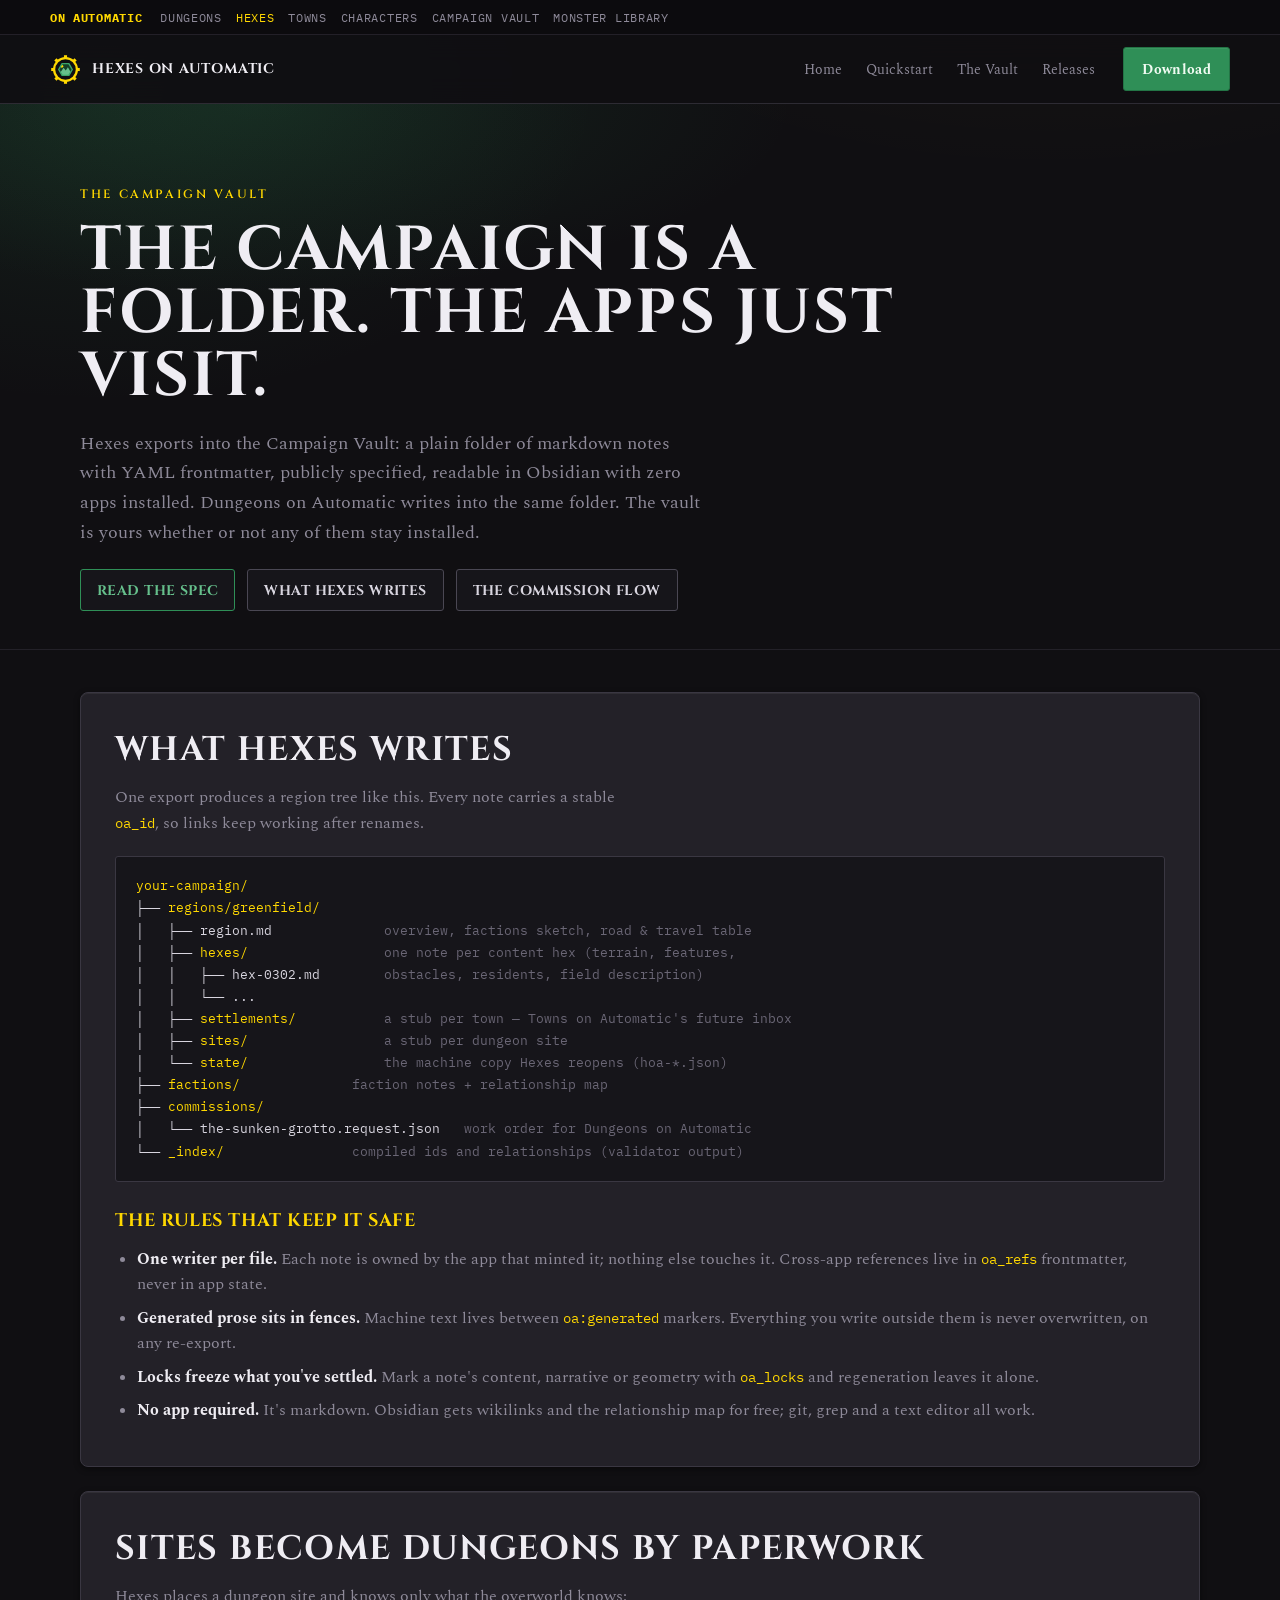
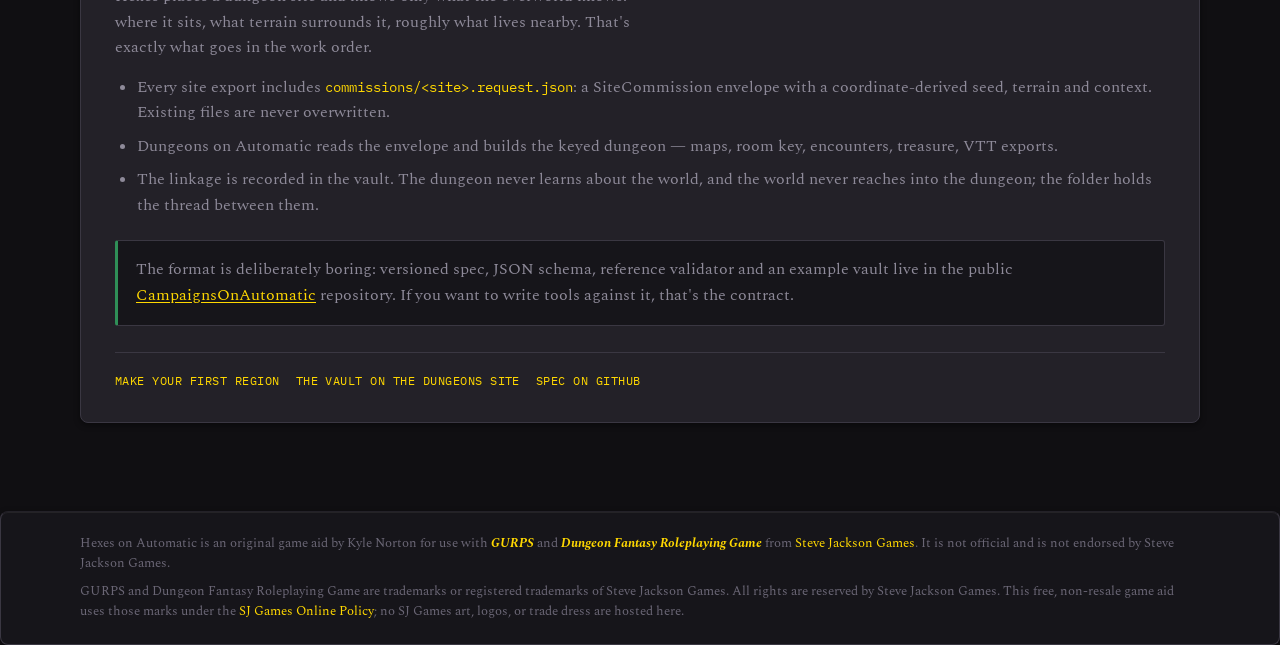
<file: vault.html>
<!DOCTYPE html>
<html lang="en">
<head>
  <meta charset="utf-8">
  <meta name="viewport" content="width=device-width, initial-scale=1.0">
  <meta name="description" content="How Hexes on Automatic writes the Campaign Vault: an open, Obsidian-compatible markdown format shared with Dungeons on Automatic, with commissions that turn map stubs into keyed dungeons.">
  <title>Hexes on Automatic — The Campaign Vault</title>
  <link rel="canonical" href="https://hexesonautomatic.com/vault.html">
  <meta property="og:site_name" content="Hexes on Automatic">
  <meta property="og:type" content="website">
  <meta property="og:title" content="Hexes on Automatic — The Campaign Vault">
  <meta property="og:description" content="One folder of markdown holds the campaign. Hexes writes the region; Dungeons fills the commissions; Obsidian reads all of it.">
  <meta property="og:url" content="https://hexesonautomatic.com/vault.html">
  <link rel="icon" href="assets/brand/favicon.svg" type="image/svg+xml">
  <link rel="stylesheet" href="styles.css">
  <style>
    * { box-sizing: border-box; }
    body { margin: 0; background: var(--surface-app); color: var(--text-body); font-family: var(--font-body); }
    a { color: inherit; text-decoration: none; }
    .wrap { width: min(1120px, 92vw); margin: 0 auto; }
    header { padding: clamp(48px, 8vw, 90px) 0 40px; border-bottom: 1px solid var(--stone-800); background: radial-gradient(60% 50% at 20% 0%, rgba(47,143,87,0.16), transparent 70%); }
    .eyebrow { font-family: var(--font-display); font-weight: 600; font-size: 12px; letter-spacing: var(--tracking-eyebrow); text-transform: uppercase; color: var(--brass-300); }
    h1, h2, h3 { font-family: var(--font-display); color: var(--text-strong); text-transform: uppercase; }
    h1 { max-width: 880px; margin: 14px 0 0; font-size: clamp(42px, 6vw, 72px); line-height: 1.03; letter-spacing: 0.03em; }
    .lead { max-width: 70ch; margin: 20px 0 0; color: var(--text-muted); font-size: 18px; line-height: 1.65; }
    main { display: grid; gap: 24px; padding: 42px 0 88px; }
    main > section { min-width: 0; }
    section { background: var(--surface-panel); border: 1px solid var(--border-hairline); border-radius: var(--radius-lg); padding: clamp(22px, 4vw, 34px); box-shadow: var(--shadow-sm), var(--glint-top); }
    h2 { margin: 0; font-size: clamp(24px, 3vw, 34px); letter-spacing: 0.04em; }
    h3 { margin: 26px 0 0; font-size: 18px; letter-spacing: 0.03em; color: var(--brass-300); }
    p, li { color: var(--text-muted); line-height: 1.65; font-size: 15.5px; }
    .section-lede { max-width: 66ch; margin: 12px 0 0; }
    ul { margin: 14px 0 0; padding-left: 22px; }
    ul li { margin-bottom: 8px; }
    .actions { display: flex; flex-wrap: wrap; gap: 12px; margin-top: 22px; }
    .action { display: inline-flex; align-items: center; min-height: 42px; padding: 0 16px; border: 1px solid var(--border-strong); border-radius: var(--radius-sm); background: var(--surface-sunken); color: var(--text-body); font-family: var(--font-display); font-weight: 700; font-size: 14px; letter-spacing: 0.03em; text-transform: uppercase; cursor: pointer; }
    .action:hover { border-color: var(--brass-400); color: var(--brass-300); }
    .action--primary { border-color: var(--canopy-500); color: var(--canopy-300); }
    .tree { margin-top: 20px; padding: 18px 20px; border: 1px solid var(--border-hairline); border-radius: var(--radius-sm); background: var(--surface-sunken); overflow-x: auto; }
    .tree pre { margin: 0; font-family: var(--font-mono); font-size: 13px; line-height: 1.7; color: var(--text-body); }
    .tree .c { color: var(--text-faint); }
    .tree .d { color: var(--brass-300); }
    .note { margin-top: 22px; padding: 16px 18px; border: 1px solid var(--border-hairline); border-left: 3px solid var(--canopy-500); border-radius: var(--radius-sm); background: var(--surface-sunken); }
    .note p { margin: 0; }
    .colophon { display: flex; flex-wrap: wrap; gap: 16px; margin-top: 26px; padding-top: 20px; border-top: 1px solid var(--border-hairline); font-family: var(--font-mono); font-size: 12px; letter-spacing: 0.04em; text-transform: uppercase; color: var(--text-faint); }
    .colophon a { color: var(--brass-300); }
    .inline-link { color: var(--brass-300); text-decoration: underline; text-underline-offset: 2px; }
    code { font-family: var(--font-mono); font-size: 0.92em; color: var(--brass-300); }
    strong { color: var(--text-strong); }
  </style>
  <link rel="stylesheet" href="site.css">
</head>
<body>
  <div class="site-family" aria-label="On Automatic family">
    <div class="site-wrap site-family__inner">
      <a class="site-family__brand" href="https://dungeonsonautomatic.com/family.html">On Automatic</a>
      <div class="site-family__links"><a href="https://dungeonsonautomatic.com/">Dungeons</a><a href="index.html" aria-current="page">Hexes</a><a href="https://townsonautomatic.com/">Towns</a><a href="https://dungeonsonautomatic.com/characters.html">Characters</a><a href="https://campaignsonautomatic.com/">Campaign Vault</a><a href="https://dungeonsonautomatic.com/monsters.html">Monster Library</a></div>
    </div>
  </div>
  <nav class="site-nav" aria-label="Main navigation">
    <div class="site-wrap site-nav__inner">
      <a class="site-brand" href="index.html"><img src="assets/brand/hoa_logo_transparent.svg" alt=""><span>Hexes on Automatic</span></a>
      <div class="site-nav__links"><a href="index.html">Home</a><a href="quickstart.html">Quickstart</a><a href="vault.html" aria-current="page">The Vault</a><a href="releases.html">Releases</a></div>
      <a class="site-button site-button--primary" href="releases.html#downloads">Download</a>
    </div>
  </nav>
  <header>
    <div class="wrap">
      <span class="eyebrow">The Campaign Vault</span>
      <h1>The campaign is a folder. The apps just visit.</h1>
      <p class="lead">Hexes exports into the Campaign Vault: a plain folder of markdown notes with YAML frontmatter, publicly specified, readable in Obsidian with zero apps installed. Dungeons on Automatic writes into the same folder. The vault is yours whether or not any of them stay installed.</p>
      <div class="actions">
        <a class="action action--primary" href="https://github.com/Zuljita/CampaignsOnAutomatic">Read the spec</a>
        <a class="action" href="#writes">What Hexes writes</a>
        <a class="action" href="#commissions">The commission flow</a>
      </div>
    </div>
  </header>
  <main class="wrap">
    <section id="writes">
      <h2>What Hexes writes</h2>
      <p class="section-lede">One export produces a region tree like this. Every note carries a stable <code>oa_id</code>, so links keep working after renames.</p>
      <div class="tree"><pre>
<span class="d">your-campaign/</span>
├── <span class="d">regions/greenfield/</span>
│   ├── region.md              <span class="c">overview, factions sketch, road &amp; travel table</span>
│   ├── <span class="d">hexes/</span>                 <span class="c">one note per content hex (terrain, features,</span>
│   │   ├── hex-0302.md        <span class="c">obstacles, residents, field description)</span>
│   │   └── ...
│   ├── <span class="d">settlements/</span>           <span class="c">a stub per town — Towns on Automatic's future inbox</span>
│   ├── <span class="d">sites/</span>                 <span class="c">a stub per dungeon site</span>
│   └── <span class="d">state/</span>                 <span class="c">the machine copy Hexes reopens (hoa-*.json)</span>
├── <span class="d">factions/</span>              <span class="c">faction notes + relationship map</span>
├── <span class="d">commissions/</span>
│   └── the-sunken-grotto.request.json   <span class="c">work order for Dungeons on Automatic</span>
└── <span class="d">_index/</span>                <span class="c">compiled ids and relationships (validator output)</span>
</pre></div>
      <h3>The rules that keep it safe</h3>
      <ul>
        <li><strong>One writer per file.</strong> Each note is owned by the app that minted it; nothing else touches it. Cross-app references live in <code>oa_refs</code> frontmatter, never in app state.</li>
        <li><strong>Generated prose sits in fences.</strong> Machine text lives between <code>oa:generated</code> markers. Everything you write outside them is never overwritten, on any re-export.</li>
        <li><strong>Locks freeze what you've settled.</strong> Mark a note's content, narrative or geometry with <code>oa_locks</code> and regeneration leaves it alone.</li>
        <li><strong>No app required.</strong> It's markdown. Obsidian gets wikilinks and the relationship map for free; git, grep and a text editor all work.</li>
      </ul>
    </section>
    <section id="commissions">
      <h2>Sites become dungeons by paperwork</h2>
      <p class="section-lede">Hexes places a dungeon site and knows only what the overworld knows: where it sits, what terrain surrounds it, roughly what lives nearby. That's exactly what goes in the work order.</p>
      <ul>
        <li>Every site export includes <code>commissions/&lt;site&gt;.request.json</code>: a SiteCommission envelope with a coordinate-derived seed, terrain and context. Existing files are never overwritten.</li>
        <li>Dungeons on Automatic reads the envelope and builds the keyed dungeon &mdash; maps, room key, encounters, treasure, VTT exports.</li>
        <li>The linkage is recorded in the vault. The dungeon never learns about the world, and the world never reaches into the dungeon; the folder holds the thread between them.</li>
      </ul>
      <div class="note">
        <p>The format is deliberately boring: versioned spec, JSON schema, reference validator and an example vault live in the public <a class="inline-link" href="https://github.com/Zuljita/CampaignsOnAutomatic">CampaignsOnAutomatic</a> repository. If you want to write tools against it, that's the contract.</p>
      </div>
      <div class="colophon">
        <a href="quickstart.html">Make your first region</a>
        <a href="https://dungeonsonautomatic.com/campaigns.html">The Vault on the Dungeons site</a>
        <a href="https://github.com/Zuljita/CampaignsOnAutomatic">Spec on GitHub</a>
      </div>
    </section>
  </main>
  <section class="legal-notice" aria-label="Steve Jackson Games notice">
    <div class="wrap">
      <p>Hexes on Automatic is an original game aid by Kyle Norton for use with <a href="https://www.sjgames.com/gurps/"><b><i>GURPS</i></b></a> and <a href="https://www.sjgames.com/dungeonfantasy/"><b><i>Dungeon Fantasy Roleplaying Game</i></b></a> from <a href="https://www.sjgames.com/">Steve Jackson Games</a>. It is not official and is not endorsed by Steve Jackson Games.</p>
      <p>GURPS and Dungeon Fantasy Roleplaying Game are trademarks or registered trademarks of Steve Jackson Games. All rights are reserved by Steve Jackson Games. This free, non-resale game aid uses those marks under the <a href="https://www.sjgames.com/general/online_policy.html">SJ Games Online Policy</a>; no SJ Games art, logos, or trade dress are hosted here.</p>
    </div>
  </section>
</body>
</html>
</file>
<file: styles.css>
/* ============================================================
   Hexes on Automatic — Design System
   Global entry point. Consumers link THIS file only.
   Import order: fonts/type → color → spacing → effects.
   (Keep this file to @import lines only.)
   ============================================================ */

@import url('tokens/typography.css');
@import url('tokens/colors.css');
@import url('tokens/spacing.css');
@import url('tokens/effects.css');
@import url('components/components.css');
</file>
<file: site.css>
/* Public-site layout. Brand tokens and UI primitives live in styles.css. */

* { box-sizing: border-box; }

html { scroll-behavior: smooth; }

body {
  margin: 0;
  background:
    radial-gradient(900px 520px at 82% -8%, rgba(255, 216, 0, 0.05), transparent 68%),
    radial-gradient(760px 480px at 8% 4%, rgba(47, 143, 87, 0.13), transparent 65%),
    var(--surface-app);
  color: var(--text-body);
  font-family: var(--font-body);
  -webkit-font-smoothing: antialiased;
}

a { color: inherit; text-decoration: none; }
img { max-width: 100%; }
button, a { -webkit-tap-highlight-color: transparent; }

a:focus-visible {
  outline: none;
  box-shadow: var(--focus-ring);
  border-radius: var(--radius-sm);
}

.site-wrap {
  width: min(1180px, calc(100% - 48px));
  margin-inline: auto;
}

/* On Automatic family strip: one thin bar above every page's nav naming the
   siblings, so each product page is also the front door to the others. */
.site-family {
  border-bottom: 1px solid rgba(58, 55, 66, 0.5);
  background: rgba(12, 11, 14, 0.96);
  font-family: var(--font-mono);
  font-size: 11.5px;
  letter-spacing: 0.06em;
  text-transform: uppercase;
}

.site-family__inner {
  min-height: 34px;
  display: flex;
  align-items: center;
  flex-wrap: wrap;
  gap: 8px 18px;
  padding: 5px 0;
}

.site-family__brand {
  color: var(--brass-300);
  font-weight: 700;
  white-space: nowrap;
}

.site-family__links {
  display: flex;
  flex-wrap: wrap;
  gap: 6px 14px;
}

.site-family__links a { color: var(--text-muted); transition: color var(--dur-fast) var(--ease-standard); }
.site-family__links a:hover,
.site-family__links a[aria-current="page"] { color: var(--brass-300); }

.site-nav {
  position: sticky;
  top: 0;
  z-index: var(--z-sticky);
  border-bottom: 1px solid rgba(58, 55, 66, 0.72);
  background: rgba(16, 15, 18, 0.9);
  backdrop-filter: blur(14px);
}

.site-nav__inner {
  min-height: 68px;
  display: flex;
  align-items: center;
  gap: 28px;
}

.site-brand {
  display: inline-flex;
  align-items: center;
  gap: 11px;
  flex: none;
}

.site-brand img { width: 31px; height: 31px; }

.site-brand span {
  color: var(--text-strong);
  font-family: var(--font-display);
  font-size: 14px;
  font-weight: 700;
  letter-spacing: 0.055em;
  line-height: 1.1;
  text-transform: uppercase;
}

.site-nav__links {
  display: flex;
  align-items: center;
  gap: 24px;
  margin-left: auto;
  color: var(--text-muted);
  font-size: 14px;
}

.site-nav__links a,
.site-footer__links a { transition: color var(--dur-fast) var(--ease-standard); }
.site-nav__links a:hover,
.site-footer__links a:hover { color: var(--brass-300); }

.site-button {
  display: inline-flex;
  align-items: center;
  justify-content: center;
  min-height: 44px;
  padding: 0 18px;
  border: 1px solid var(--border-strong);
  border-radius: var(--radius-sm);
  color: var(--text-strong);
  font-size: 14px;
  font-weight: 700;
  letter-spacing: 0.025em;
  box-shadow: var(--glint-top);
  transition:
    background var(--dur-fast) var(--ease-standard),
    border-color var(--dur-fast) var(--ease-standard),
    color var(--dur-fast) var(--ease-standard),
    transform var(--dur-fast) var(--ease-standard);
}

.site-button:hover { border-color: var(--brass-400); color: var(--brass-300); }
.site-button:active { transform: translateY(1px); }

.site-button--primary {
  border-color: var(--canopy-600);
  background: var(--canopy-500);
  color: var(--text-onbrand);
}

.site-button--primary:hover {
  border-color: var(--canopy-500);
  background: var(--canopy-400);
  color: var(--text-onbrand);
}

.site-button--quiet { background: rgba(35, 33, 40, 0.72); }

.site-eyebrow {
  color: var(--brass-300);
  font-family: var(--font-mono);
  font-size: 11px;
  font-weight: 600;
  letter-spacing: 0.17em;
  text-transform: uppercase;
}

body > .site-nav + header:not(.site-hero) {
  padding: clamp(52px, 6vw, 78px) 0 38px;
}

body > .site-nav + header:not(.site-hero) h1 {
  max-width: 920px;
  font-size: clamp(38px, 5vw, 62px);
  line-height: 1.02;
}

.site-hero {
  position: relative;
  overflow: clip;
  padding: clamp(62px, 6.5vw, 86px) 0 68px;
}

.site-hero::after {
  position: absolute;
  z-index: -1;
  right: -12%;
  bottom: -230px;
  width: 760px;
  height: 760px;
  border: 1px solid rgba(255, 216, 0, 0.055);
  border-radius: 50%;
  box-shadow:
    0 0 0 90px rgba(255, 216, 0, 0.017),
    0 0 0 180px rgba(255, 216, 0, 0.011);
  content: "";
}

.site-hero__grid {
  display: grid;
  grid-template-columns: minmax(0, 0.92fr) minmax(500px, 1.08fr);
  gap: clamp(38px, 5vw, 72px);
  align-items: center;
}

.site-hero__grid > * { min-width: 0; }

.site-hero h1 {
  max-width: 670px;
  margin: 17px 0 0;
  color: var(--text-strong);
  font-family: var(--font-display);
  font-size: clamp(46px, 5vw, 66px);
  font-weight: 800;
  letter-spacing: 0.025em;
  line-height: 0.98;
  text-transform: uppercase;
}

.site-hero h1 em { color: var(--canopy-300); font-style: normal; }

.site-hero__lede {
  max-width: 52ch;
  margin: 25px 0 0;
  color: var(--text-muted);
  font-size: clamp(17px, 1.65vw, 20px);
  line-height: 1.58;
}

.site-hero__actions {
  display: flex;
  flex-wrap: wrap;
  gap: 12px;
  margin-top: 30px;
}

.site-hero__note {
  margin-top: 19px;
  color: var(--text-faint);
  font-family: var(--font-mono);
  font-size: 11.5px;
  line-height: 1.6;
}

.product-window {
  position: relative;
  border: 1px solid var(--stone-600);
  border-radius: var(--radius-lg);
  background: var(--surface-sunken);
  box-shadow: var(--shadow-xl), var(--glint-top);
  transform: rotate(0.35deg);
}

.product-window::before {
  position: absolute;
  inset: -1px;
  z-index: -1;
  border-radius: inherit;
  box-shadow: 22px 28px 70px rgba(0, 0, 0, 0.42);
  content: "";
}

.product-window__bar {
  min-height: 34px;
  display: flex;
  align-items: center;
  gap: 7px;
  padding: 0 12px;
  border-bottom: 1px solid var(--stone-700);
  background: linear-gradient(180deg, var(--stone-800), var(--stone-850));
}

.product-window__bar i {
  width: 8px;
  height: 8px;
  border-radius: 50%;
  background: var(--stone-500);
}

.product-window__bar i:first-child { background: var(--canopy-400); }
.product-window__bar i:nth-child(2) { background: var(--brass-400); }
.product-window__bar i:nth-child(3) { background: var(--ok-400); }

.product-window__bar span {
  margin-left: 8px;
  color: var(--text-faint);
  font-family: var(--font-mono);
  font-size: 10px;
  letter-spacing: 0.05em;
}

.product-window img {
  width: 100%;
  display: block;
  border-radius: 0 0 calc(var(--radius-lg) - 1px) calc(var(--radius-lg) - 1px);
}

.product-window__caption {
  position: absolute;
  right: 18px;
  bottom: -22px;
  display: flex;
  align-items: center;
  gap: 9px;
  padding: 10px 13px;
  border: 1px solid var(--stone-600);
  border-left: 3px solid var(--brass-400);
  border-radius: var(--radius-sm);
  background: rgba(22, 21, 26, 0.94);
  color: var(--text-muted);
  font-size: 12px;
  box-shadow: var(--shadow-md);
}

.product-window__caption strong { color: var(--text-strong); font-weight: 600; }

.proof-strip {
  border-block: 1px solid var(--stone-800);
  background: rgba(22, 21, 26, 0.78);
}

.proof-strip__inner {
  min-height: 72px;
  display: grid;
  grid-template-columns: repeat(4, 1fr);
  align-items: center;
}

.proof {
  padding: 4px 24px;
  border-left: 1px solid var(--stone-800);
}

.proof:first-child { padding-left: 0; border-left: 0; }

.proof b {
  display: block;
  color: var(--text-strong);
  font-family: var(--font-display);
  font-size: 13px;
  letter-spacing: 0.055em;
  text-transform: uppercase;
}

.proof span {
  display: block;
  margin-top: 3px;
  color: var(--text-faint);
  font-family: var(--font-mono);
  font-size: 10.5px;
}

.site-section { padding: clamp(78px, 9vw, 118px) 0; }
.site-section--sunken { border-block: 1px solid var(--stone-800); background: var(--surface-sunken); }

.section-heading {
  display: grid;
  grid-template-columns: minmax(0, 0.78fr) minmax(320px, 0.62fr);
  gap: 50px;
  align-items: end;
}

.section-heading h2 {
  max-width: 800px;
  margin: 13px 0 0;
  color: var(--text-strong);
  font-family: var(--font-display);
  font-size: clamp(32px, 4.5vw, 52px);
  font-weight: 800;
  letter-spacing: 0.035em;
  line-height: 1.04;
  text-transform: uppercase;
}

.section-heading p {
  margin: 0;
  color: var(--text-muted);
  font-size: 17px;
  line-height: 1.65;
}

.workflow {
  display: grid;
  grid-template-columns: repeat(4, 1fr);
  gap: 1px;
  margin-top: 52px;
  border: 1px solid var(--stone-700);
  border-radius: var(--radius-lg);
  overflow: hidden;
  background: var(--stone-700);
  box-shadow: var(--shadow-md);
}

.workflow__step {
  min-height: 230px;
  padding: 26px 24px 28px;
  background:
    linear-gradient(180deg, rgba(255, 255, 255, 0.025), transparent 42%),
    var(--surface-panel);
}

.workflow__number {
  display: flex;
  align-items: center;
  justify-content: space-between;
  color: var(--brass-300);
  font-family: var(--font-mono);
  font-size: 11px;
  letter-spacing: 0.12em;
}

.workflow__number::after {
  width: 34px;
  height: 1px;
  background: var(--stone-600);
  content: "";
}

.workflow h3 {
  margin: 38px 0 0;
  color: var(--text-strong);
  font-family: var(--font-display);
  font-size: 19px;
  letter-spacing: 0.04em;
  text-transform: uppercase;
}

.workflow p {
  margin: 10px 0 0;
  color: var(--text-muted);
  font-size: 14.5px;
  line-height: 1.6;
}

.hybrid {
  position: relative;
  overflow: hidden;
  border-block: 1px solid var(--stone-700);
  background:
    radial-gradient(700px 380px at 4% 50%, rgba(47, 143, 87, 0.13), transparent 70%),
    radial-gradient(620px 340px at 94% 38%, rgba(255, 216, 0, 0.06), transparent 72%),
    var(--stone-900);
}

.hybrid__inner {
  display: grid;
  grid-template-columns: minmax(300px, 0.78fr) minmax(0, 1.22fr);
  gap: clamp(50px, 8vw, 104px);
  align-items: center;
  padding-block: clamp(74px, 9vw, 112px);
}

.hybrid h2 {
  max-width: 620px;
  margin: 14px 0 0;
  color: var(--text-strong);
  font-family: var(--font-display);
  font-size: clamp(36px, 4.7vw, 58px);
  font-weight: 800;
  letter-spacing: 0.035em;
  line-height: 1.01;
  text-transform: uppercase;
}

.hybrid__lede {
  max-width: 54ch;
  margin: 22px 0 0;
  color: var(--text-muted);
  font-size: 17px;
  line-height: 1.65;
}

.hybrid__lede strong { color: var(--text-strong); font-weight: 600; }

.hybrid__machine {
  border: 1px solid var(--stone-600);
  border-radius: var(--radius-lg);
  background: rgba(16, 15, 18, 0.72);
  box-shadow: var(--shadow-lg), var(--glint-top);
  overflow: hidden;
}

.hybrid__machine-head {
  display: flex;
  align-items: center;
  justify-content: space-between;
  gap: 16px;
  min-height: 42px;
  padding: 0 16px;
  border-bottom: 1px solid var(--stone-700);
  background: linear-gradient(180deg, var(--stone-800), var(--stone-850));
  color: var(--text-faint);
  font-family: var(--font-mono);
  font-size: 9.5px;
  letter-spacing: 0.12em;
  text-transform: uppercase;
}

.hybrid__machine-head span:last-child { color: var(--ok-400); }

.hybrid__flow { padding: 10px 22px; }

.hybrid__step {
  position: relative;
  display: grid;
  grid-template-columns: 112px 1fr;
  gap: 22px;
  padding: 20px 0;
  border-bottom: 1px solid var(--stone-800);
}

.hybrid__step:last-child { border-bottom: 0; }

.hybrid__step b {
  color: var(--brass-300);
  font-family: var(--font-mono);
  font-size: 10px;
  font-weight: 600;
  letter-spacing: 0.11em;
  text-transform: uppercase;
}

.hybrid__step p {
  margin: 0;
  color: var(--text-muted);
  font-size: 14px;
  line-height: 1.55;
}

.hybrid__step strong { color: var(--text-strong); font-weight: 600; }

.hybrid__result {
  display: flex;
  justify-content: space-between;
  gap: 18px;
  padding: 14px 22px;
  border-top: 1px solid var(--stone-700);
  background: rgba(35, 33, 40, 0.72);
  color: var(--text-faint);
  font-family: var(--font-mono);
  font-size: 10px;
  line-height: 1.5;
}

.hybrid__result strong { color: var(--ok-400); font-weight: 600; }

.artifact-grid {
  display: grid;
  grid-template-columns: repeat(12, 1fr);
  grid-auto-rows: minmax(182px, auto);
  gap: 16px;
  margin-top: 50px;
}

.artifact {
  position: relative;
  grid-column: span 4;
  overflow: hidden;
  padding: 27px;
  border: 1px solid var(--border-hairline);
  border-radius: var(--radius-lg);
  background: var(--surface-panel);
  box-shadow: var(--glint-top);
}

.artifact--wide { grid-column: span 8; }
.artifact--brass { background: linear-gradient(145deg, rgba(255, 216, 0, 0.085), transparent 56%), var(--surface-panel); }
.artifact--canopy { background: linear-gradient(145deg, rgba(47, 143, 87, 0.16), transparent 58%), var(--surface-panel); }

.artifact__label {
  color: var(--brass-300);
  font-family: var(--font-mono);
  font-size: 10px;
  letter-spacing: 0.13em;
  text-transform: uppercase;
}

.artifact h3 {
  max-width: 24ch;
  margin: 28px 0 0;
  color: var(--text-strong);
  font-family: var(--font-display);
  font-size: clamp(20px, 2.2vw, 28px);
  line-height: 1.12;
  letter-spacing: 0.035em;
  text-transform: uppercase;
}

.artifact p {
  max-width: 55ch;
  margin: 12px 0 0;
  color: var(--text-muted);
  font-size: 14.5px;
  line-height: 1.6;
}

.artifact p a { color: var(--brass-300); text-decoration: underline; text-underline-offset: 2px; }

.artifact__tags {
  display: flex;
  flex-wrap: wrap;
  gap: 7px;
  margin-top: 22px;
}

.artifact__tags span {
  padding: 5px 7px;
  border: 1px solid var(--stone-600);
  border-radius: var(--radius-xs);
  background: var(--stone-900);
  color: var(--text-faint);
  font-family: var(--font-mono);
  font-size: 10px;
}

.control-grid {
  display: grid;
  grid-template-columns: 0.82fr 1.18fr;
  gap: clamp(40px, 7vw, 86px);
  align-items: start;
}

.control-grid h2 {
  margin: 14px 0 0;
  color: var(--text-strong);
  font-family: var(--font-display);
  font-size: clamp(34px, 4.4vw, 54px);
  letter-spacing: 0.035em;
  line-height: 1.04;
  text-transform: uppercase;
}

.control-grid__lede {
  margin: 20px 0 0;
  color: var(--text-muted);
  font-size: 17px;
  line-height: 1.65;
}

.control-list { border-top: 1px solid var(--stone-700); }

.control-item {
  display: grid;
  grid-template-columns: 112px 1fr;
  gap: 22px;
  padding: 23px 0;
  border-bottom: 1px solid var(--stone-700);
}

.control-item b {
  color: var(--brass-300);
  font-family: var(--font-mono);
  font-size: 10.5px;
  font-weight: 600;
  letter-spacing: 0.12em;
  text-transform: uppercase;
}

.control-item p { margin: 0; color: var(--text-muted); font-size: 15px; line-height: 1.6; }
.control-item strong { color: var(--text-strong); font-weight: 600; }

.staff-band {
  position: relative;
  overflow: hidden;
  border-block: 1px solid var(--stone-700);
  background: linear-gradient(110deg, var(--stone-900), var(--stone-850));
}

.staff-band::before {
  position: absolute;
  inset: 0;
  background: radial-gradient(520px 240px at 12% 50%, rgba(47, 143, 87, 0.15), transparent 72%);
  content: "";
}

.staff-band__inner {
  position: relative;
  display: grid;
  grid-template-columns: 0.72fr 1.28fr;
  gap: 56px;
  align-items: center;
  padding-block: 54px;
}

.staff-band h2 {
  margin: 11px 0 0;
  color: var(--text-strong);
  font-family: var(--font-display);
  font-size: clamp(27px, 3.4vw, 40px);
  letter-spacing: 0.04em;
  line-height: 1.05;
  text-transform: uppercase;
}

.staff-band__roster { display: grid; grid-template-columns: repeat(2, 1fr); gap: 18px; }

.staff-member {
  display: grid;
  grid-template-columns: 52px minmax(0, 1fr);
  gap: 13px;
  align-items: center;
  min-width: 0;
}

.staff-member svg {
  width: 52px;
  height: 52px;
  border: 1px solid var(--stone-500);
  border-radius: var(--radius-sm);
  background: var(--stone-900);
}

.staff-member b {
  display: block;
  overflow: hidden;
  color: var(--text-strong);
  font-family: var(--font-display);
  font-size: 13px;
  letter-spacing: 0.05em;
  text-overflow: ellipsis;
  text-transform: uppercase;
}

.staff-member span {
  display: block;
  margin-top: 3px;
  color: var(--text-faint);
  font-family: var(--font-mono);
  font-size: 9.5px;
  line-height: 1.4;
  text-transform: uppercase;
}

.closing {
  display: grid;
  grid-template-columns: 1fr auto;
  gap: 44px;
  align-items: center;
  padding: clamp(72px, 8vw, 104px) 0;
}

.closing h2 {
  max-width: 760px;
  margin: 12px 0 0;
  color: var(--text-strong);
  font-family: var(--font-display);
  font-size: clamp(34px, 4.5vw, 54px);
  letter-spacing: 0.035em;
  line-height: 1.03;
  text-transform: uppercase;
}

.closing p a { color: var(--brass-300); text-decoration: underline; text-underline-offset: 2px; }

.closing__actions { display: flex; gap: 12px; }

.site-footer { border-top: 1px solid var(--stone-800); padding: 34px 0; }

.site-footer__inner {
  display: flex;
  align-items: center;
  gap: 24px;
  color: var(--text-faint);
  font-size: 12.5px;
}

.site-footer__links { display: flex; flex-wrap: wrap; gap: 19px; margin-left: auto; color: var(--text-muted); }

@media (max-width: 1040px) {
  .site-hero__grid { grid-template-columns: 1fr; }
  .site-hero__copy { max-width: 760px; }
  .product-window { max-width: 820px; transform: none; }
  .workflow { grid-template-columns: repeat(2, 1fr); }
  .staff-band__inner { grid-template-columns: 1fr; gap: 32px; }
}

@media (max-width: 780px) {
  .site-wrap { width: min(100% - 32px, 1180px); }
  .site-nav__inner { min-height: 62px; gap: 16px; }
  .site-brand span { display: none; }
  .site-nav__links { gap: 16px; min-width: 0; overflow-x: auto; white-space: nowrap; scrollbar-width: none; -webkit-overflow-scrolling: touch; }
  .site-nav__links::-webkit-scrollbar { display: none; }
  .site-nav .site-button { min-height: 38px; padding-inline: 13px; }
  .proof-strip__inner { grid-template-columns: repeat(2, 1fr); padding-block: 12px; }
  .proof, .proof:first-child { padding: 10px 16px; }
  .proof:nth-child(3) { border-left: 0; }
  .section-heading { grid-template-columns: 1fr; gap: 19px; }
  .hybrid__inner { grid-template-columns: 1fr; }
  .artifact, .artifact--wide { grid-column: span 12; }
  .control-grid { grid-template-columns: 1fr; }
  .staff-band__roster { grid-template-columns: 1fr; }
  .closing { grid-template-columns: 1fr; }
  .closing__actions { flex-wrap: wrap; }
  .site-footer__inner { align-items: flex-start; flex-direction: column; }
  .site-footer__links { margin-left: 0; }
}

@media (max-width: 520px) {
  .site-nav__links { gap: 14px; font-size: 13px; }
  .site-nav .site-button { width: auto; margin-left: 8px; flex-shrink: 0; }
  .site-hero { padding-top: 54px; }
  .site-hero h1 { font-size: clamp(41px, 13.4vw, 58px); }
  .site-hero__actions, .closing__actions { flex-direction: column; }
  .site-button { width: 100%; }
  .product-window__caption { position: static; border-width: 1px 0 0; box-shadow: none; }
  .workflow { grid-template-columns: 1fr; }
  .workflow__step { min-height: 0; }
  .hybrid__step { grid-template-columns: 1fr; gap: 7px; }
  .hybrid__result { flex-direction: column; }
  .control-item { grid-template-columns: 1fr; gap: 8px; }
}

@media (prefers-reduced-motion: reduce) {
  html { scroll-behavior: auto; }
  *, *::before, *::after { scroll-behavior: auto !important; transition-duration: 0.01ms !important; }
}
</file>
